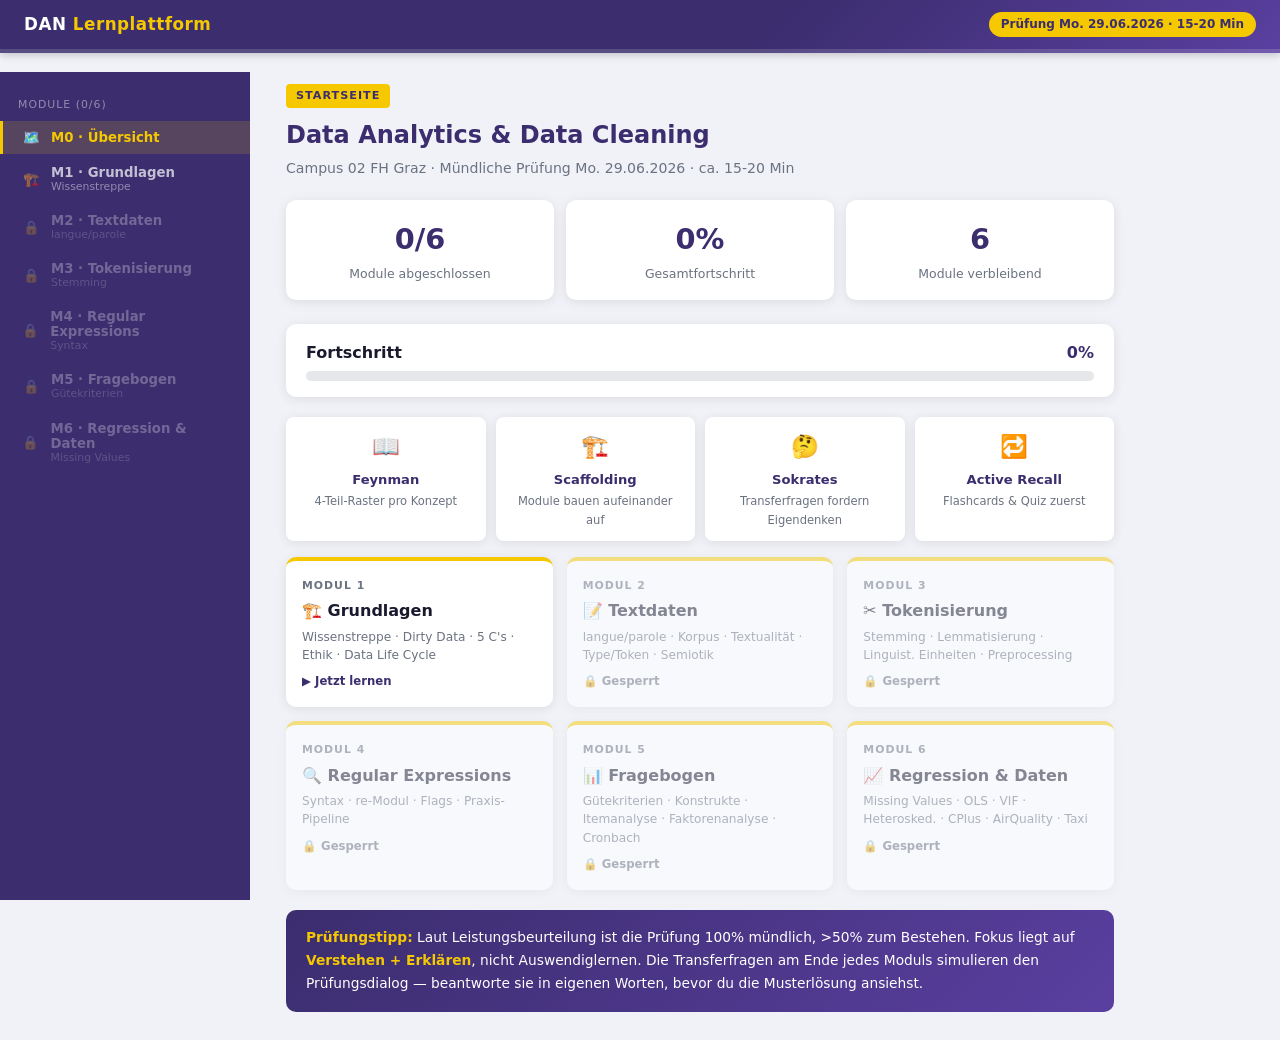
<file: dan-lernplattform/index.html>
<!DOCTYPE html>
<html lang="de">
<head>
<meta charset="UTF-8">
<meta name="viewport" content="width=device-width, initial-scale=1.0">
<title>DAN Lernplattform — Prüfung 29.06.2026</title>
<link rel="stylesheet" href="style.css">
<style>
  .overview-stats { display:grid; grid-template-columns:repeat(3,1fr); gap:12px; margin-bottom:24px; }
  .stat-card { background:#fff; border-radius:10px; padding:16px; box-shadow:var(--shadow); text-align:center; }
  .stat-num { font-size:1.8rem; font-weight:700; color:var(--purple); }
  .stat-label { font-size:.78rem; color:var(--muted); margin-top:2px; }
  .method-strip { display:grid; grid-template-columns:repeat(4,1fr); gap:10px; margin:16px 0; }
  .ms-card { background:#fff; border-radius:8px; padding:12px; box-shadow:var(--shadow); text-align:center; }
  .ms-icon { font-size:1.4rem; }
  .ms-name { font-weight:700; font-size:.82rem; margin:4px 0 2px; color:var(--purple); }
  .ms-desc { font-size:.72rem; color:var(--muted); }
  .tip-box { background:linear-gradient(135deg,var(--purple),var(--purple2)); color:#fff; border-radius:10px; padding:16px 20px; margin-top:16px; font-size:.86rem; line-height:1.7; }
  .tip-box strong { color:var(--yellow); }
</style>
</head>
<body>

<header class="site-header">
  <div class="header-inner">
    <div class="logo">DAN <span>Lernplattform</span></div>
    <div class="exam-badge">Prüfung Mo. 29.06.2026 · 15-20 Min</div>
  </div>
  <div class="progress-wrap">
    <div class="progress-fill" id="progressFill" style="width:0%"></div>
  </div>
</header>

<div class="app-shell">
  <aside class="sidebar" id="sidebar"></aside>
  <main class="main-content" id="mainFrame">
    <!-- Content injected by JS -->
  </main>
</div>

<script>
// ══════════════════════════════════════════
// GLOBAL STATE
// ══════════════════════════════════════════
const MODULES = [
  { id:0, title:'Übersicht', icon:'🗺️', file:null, topics:'' },
  { id:1, title:'Grundlagen', icon:'🏗️', file:'m1.html', topics:'Wissenstreppe · Dirty Data · 5 C\'s · Ethik · Data Life Cycle' },
  { id:2, title:'Textdaten', icon:'📝', file:'m2.html', topics:'langue/parole · Korpus · Textualität · Type/Token · Semiotik' },
  { id:3, title:'Tokenisierung', icon:'✂️', file:'m3.html', topics:'Stemming · Lemmatisierung · Linguist. Einheiten · Preprocessing' },
  { id:4, title:'Regular Expressions', icon:'🔍', file:'m4.html', topics:'Syntax · re-Modul · Flags · Praxis-Pipeline' },
  { id:5, title:'Fragebogen', icon:'📊', file:'m5.html', topics:'Gütekriterien · Konstrukte · Itemanalyse · Faktorenanalyse · Cronbach' },
  { id:6, title:'Regression & Daten', icon:'📈', file:'m6.html', topics:'Missing Values · OLS · VIF · Heterosked. · CPlus · AirQuality · Taxi' },
];

const state = {
  current: 0,
  unlocked: new Set([0,1]),
  completed: new Set(),
};

function saveState() {
  localStorage.setItem('dan2_state', JSON.stringify({
    current: state.current,
    unlocked: [...state.unlocked],
    completed: [...state.completed],
  }));
}
function loadState() {
  try {
    const s = JSON.parse(localStorage.getItem('dan2_state') || '{}');
    if (s.unlocked) state.unlocked = new Set(s.unlocked);
    if (s.completed) state.completed = new Set(s.completed);
    if (s.current !== undefined) state.current = s.current;
  } catch(e) {}
}

// ══════════════════════════════════════════
// SIDEBAR
// ══════════════════════════════════════════
function renderSidebar() {
  const el = document.getElementById('sidebar');
  const done = state.completed.size;
  const total = MODULES.filter(m=>m.id>0).length;
  el.innerHTML = `
    <div class="sidebar-label">Module (${done}/${total})</div>
    ${MODULES.map(m => {
      const locked = m.id > 0 && !state.unlocked.has(m.id);
      const done_ = state.completed.has(m.id);
      const active = state.current === m.id;
      return `<button class="nav-btn ${active?'active':''} ${locked?'locked':''} ${done_?'done':''}"
        onclick="navigate(${m.id})" ${locked?'disabled':''}>
        <span class="nav-icon">${done_?'✅':locked?'🔒':m.icon}</span>
        <div>
          <div style="font-weight:600">M${m.id} · ${m.title}</div>
          <div class="nav-sub">${m.topics.split('·')[0].trim()}</div>
        </div>
      </button>`;
    }).join('')}`;
}

function updateProgress() {
  const pct = (state.completed.size / (MODULES.length-1)) * 100;
  document.getElementById('progressFill').style.width = pct + '%';
}

// ══════════════════════════════════════════
// NAVIGATION
// ══════════════════════════════════════════
function navigate(id) {
  if (id > 0 && !state.unlocked.has(id)) return;
  state.current = id;
  saveState();
  renderSidebar();
  loadModuleContent(id);
}

function loadModuleContent(id) {
  const frame = document.getElementById('mainFrame');
  if (id === 0) { renderOverview(); return; }
  const mod = MODULES.find(m => m.id === id);
  if (!mod || !mod.file) return;
  frame.innerHTML = '<div style="padding:40px;text-align:center;color:var(--muted)">Lade...</div>';
  fetch(mod.file)
    .then(r => r.text())
    .then(html => {
      frame.innerHTML = html;
      // run inline scripts in loaded content
      frame.querySelectorAll('script').forEach(s => {
        const ns = document.createElement('script');
        ns.textContent = s.textContent;
        document.body.appendChild(ns);
      });
      updateProgress();
    })
    .catch(() => {
      frame.innerHTML = '<div class="warn" style="margin:20px">Datei nicht gefunden.</div>';
    });
}

// ══════════════════════════════════════════
// OVERVIEW PAGE
// ══════════════════════════════════════════
function renderOverview() {
  const frame = document.getElementById('mainFrame');
  const done = state.completed.size;
  const total = MODULES.filter(m=>m.id>0).length;
  const pct = Math.round((done/total)*100);

  frame.innerHTML = `
    <div class="mod-tag">Startseite</div>
    <div class="mod-title">Data Analytics & Data Cleaning</div>
    <div class="mod-sub">Campus 02 FH Graz · Mündliche Prüfung Mo. 29.06.2026 · ca. 15-20 Min</div>

    <div class="overview-stats">
      <div class="stat-card">
        <div class="stat-num">${done}/${total}</div>
        <div class="stat-label">Module abgeschlossen</div>
      </div>
      <div class="stat-card">
        <div class="stat-num">${pct}%</div>
        <div class="stat-label">Gesamtfortschritt</div>
      </div>
      <div class="stat-card">
        <div class="stat-num">${Math.max(0, total - done)}</div>
        <div class="stat-label">Module verbleibend</div>
      </div>
    </div>

    <div style="background:#fff;border-radius:10px;padding:16px 20px;box-shadow:var(--shadow);margin-bottom:20px">
      <div style="display:flex;justify-content:space-between;margin-bottom:6px">
        <strong>Fortschritt</strong>
        <span style="color:var(--purple);font-weight:700">${pct}%</span>
      </div>
      <div style="background:#e5e7eb;border-radius:8px;height:10px">
        <div style="background:var(--yellow);border-radius:8px;height:10px;width:${pct}%;transition:width .4s"></div>
      </div>
    </div>

    <div class="method-strip">
      ${[['📖','Feynman','4-Teil-Raster pro Konzept'],['🏗️','Scaffolding','Module bauen aufeinander auf'],['🤔','Sokrates','Transferfragen fordern Eigendenken'],['🔁','Active Recall','Flashcards & Quiz zuerst']].map(([i,n,d])=>`
        <div class="ms-card"><div class="ms-icon">${i}</div><div class="ms-name">${n}</div><div class="ms-desc">${d}</div></div>`).join('')}
    </div>

    <div class="ov-grid">
      ${MODULES.filter(m=>m.id>0).map(m => {
        const locked = !state.unlocked.has(m.id);
        const done_ = state.completed.has(m.id);
        return `<div class="ov-card ${locked?'locked-card':''}" onclick="${locked?'':('navigate('+m.id+')')}">
          <div class="ov-num">Modul ${m.id}</div>
          <div class="ov-name">${m.icon} ${m.title}</div>
          <div class="ov-topics">${m.topics}</div>
          <div class="ov-status ${done_?'s-done':locked?'s-locked':'s-open'}">
            ${done_?'✅ Abgeschlossen':locked?'🔒 Gesperrt':'▶ Jetzt lernen'}
          </div>
        </div>`;
      }).join('')}
    </div>

    <div class="tip-box" style="margin-top:20px">
      <strong>Prüfungstipp:</strong> Laut Leistungsbeurteilung ist die Prüfung 100% mündlich, >50% zum Bestehen.
      Fokus liegt auf <strong>Verstehen + Erklären</strong>, nicht Auswendiglernen. Die Transferfragen am Ende jedes
      Moduls simulieren den Prüfungsdialog — beantworte sie in eigenen Worten, bevor du die Musterlösung ansiehst.
    </div>`;
}

// ══════════════════════════════════════════
// GLOBAL HELPERS (called from module files)
// ══════════════════════════════════════════
window.DAN = {
  completeModule(id) {
    state.completed.add(id);
    const next = id + 1;
    if (MODULES.find(m => m.id === next)) state.unlocked.add(next);
    saveState();
    updateProgress();
    renderSidebar();
    // refresh the done-badge in current view
    const badge = document.getElementById('doneBadge_' + id);
    if (badge) badge.innerHTML = '<span class="done-badge">✅ Modul abgeschlossen!</span>';
    const unlockBtn = document.getElementById('unlockBtn_' + id);
    if (unlockBtn) unlockBtn.style.display = 'none';
  },
  isDone(id) { return state.completed.has(id); },
  navigate,
};

// ══════════════════════════════════════════
// INIT
// ══════════════════════════════════════════
loadState();
renderSidebar();
updateProgress();
loadModuleContent(state.current);
</script>
</body>
</html>
</file>
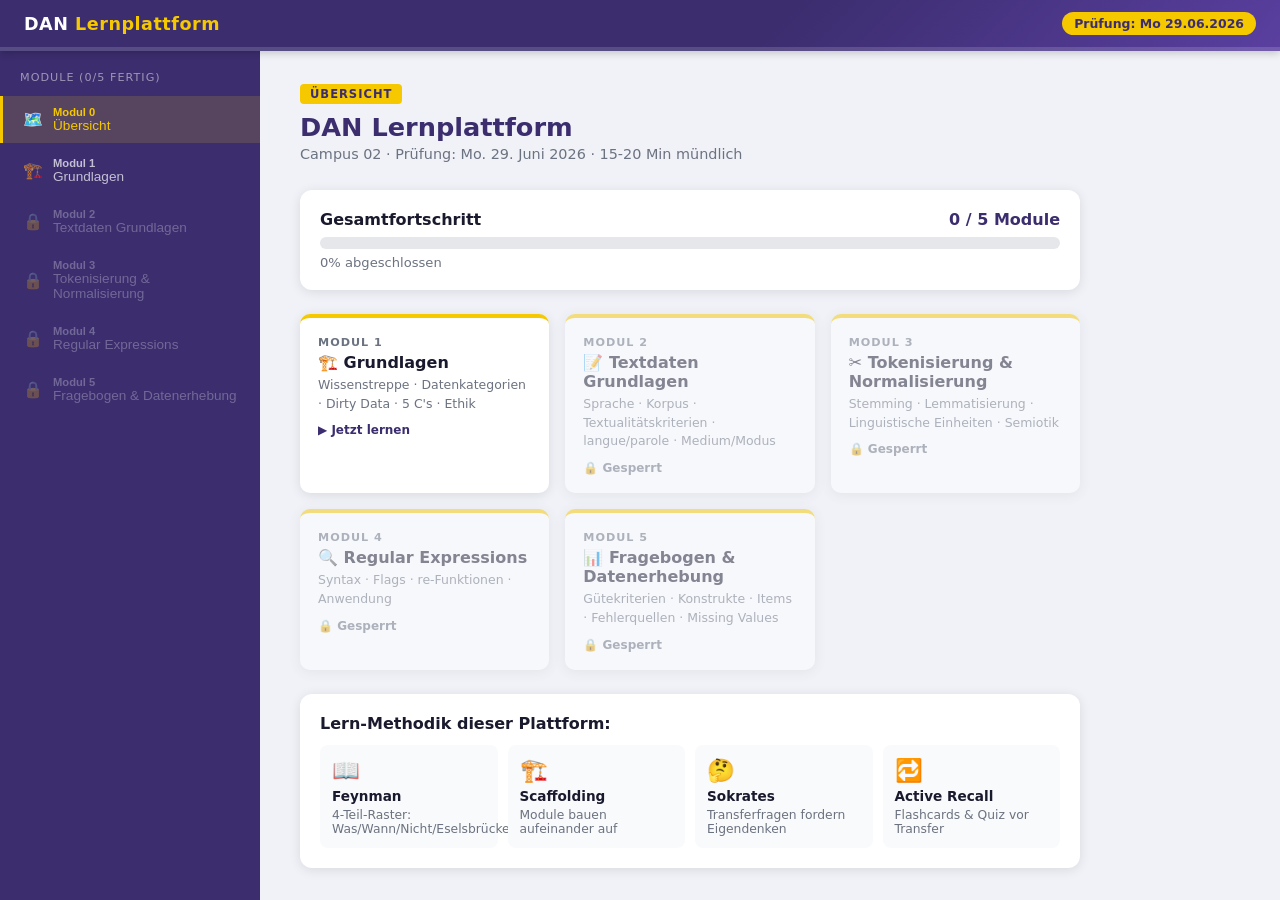
<file: lernplattform.html>
<!DOCTYPE html>
<html lang="de">
<head>
<meta charset="UTF-8">
<meta name="viewport" content="width=device-width, initial-scale=1.0">
<title>DAN Lernplattform — Prüfung 29.06.2026</title>
<style>
  :root {
    --yellow: #F5C800;
    --purple: #3B2D6E;
    --dark: #1a1a2e;
    --card: #ffffff;
    --bg: #f0f2f8;
    --text: #1a1a2e;
    --muted: #6b7280;
    --green: #16a34a;
    --red: #dc2626;
    --border: #e5e7eb;
    --shadow: 0 2px 12px rgba(0,0,0,0.10);
  }
  * { box-sizing: border-box; margin: 0; padding: 0; }
  body { font-family: 'Segoe UI', system-ui, sans-serif; background: var(--bg); color: var(--text); min-height: 100vh; }

  /* HEADER */
  header {
    background: linear-gradient(135deg, var(--purple) 60%, #5a3fa0 100%);
    color: white; padding: 0;
    box-shadow: 0 2px 8px rgba(0,0,0,0.2);
    position: sticky; top: 0; z-index: 100;
  }
  .header-inner { display: flex; align-items: center; justify-content: space-between; padding: 12px 24px; }
  .logo { font-size: 1.1rem; font-weight: 700; letter-spacing: 0.5px; }
  .logo span { color: var(--yellow); }
  .exam-badge { background: var(--yellow); color: var(--purple); font-weight: 700; font-size: 0.78rem; padding: 4px 12px; border-radius: 20px; }

  /* PROGRESS BAR */
  .progress-bar-wrap { background: rgba(255,255,255,0.15); height: 4px; }
  .progress-bar-fill { background: var(--yellow); height: 4px; transition: width 0.4s ease; }

  /* LAYOUT */
  .app { display: flex; min-height: calc(100vh - 80px); }

  /* SIDEBAR */
  .sidebar {
    width: 260px; min-width: 260px; background: var(--purple);
    padding: 20px 0; display: flex; flex-direction: column; gap: 4px;
    overflow-y: auto;
  }
  .sidebar-title { color: rgba(255,255,255,0.5); font-size: 0.7rem; text-transform: uppercase; letter-spacing: 1px; padding: 0 20px 8px; }
  .mod-btn {
    display: flex; align-items: center; gap: 10px;
    padding: 10px 20px; cursor: pointer; border: none; background: none;
    color: rgba(255,255,255,0.7); text-align: left; width: 100%;
    font-size: 0.85rem; transition: all 0.2s; border-left: 3px solid transparent;
  }
  .mod-btn:hover { background: rgba(255,255,255,0.08); color: white; }
  .mod-btn.active { background: rgba(245,200,0,0.15); color: var(--yellow); border-left-color: var(--yellow); }
  .mod-btn.locked { opacity: 0.4; cursor: not-allowed; }
  .mod-btn.done { color: rgba(255,255,255,0.9); }
  .mod-icon { font-size: 1rem; width: 20px; text-align: center; }
  .mod-num { font-size: 0.7rem; font-weight: 700; }

  /* MAIN */
  .main { flex: 1; overflow-y: auto; padding: 32px 40px; max-width: 860px; }

  /* MODULE HEADER */
  .mod-header { margin-bottom: 28px; }
  .mod-tag { display: inline-block; background: var(--yellow); color: var(--purple); font-weight: 700; font-size: 0.72rem; text-transform: uppercase; letter-spacing: 1px; padding: 3px 10px; border-radius: 4px; margin-bottom: 8px; }
  .mod-title { font-size: 1.6rem; font-weight: 700; color: var(--purple); }
  .mod-subtitle { color: var(--muted); margin-top: 4px; font-size: 0.9rem; }

  /* CONCEPT CARD */
  .concept { background: white; border-radius: 12px; box-shadow: var(--shadow); margin-bottom: 20px; overflow: hidden; }
  .concept-header {
    display: flex; align-items: center; justify-content: space-between;
    padding: 16px 20px; cursor: pointer; user-select: none;
    border-left: 4px solid var(--yellow);
  }
  .concept-header:hover { background: #fafafa; }
  .concept-title { font-weight: 700; font-size: 1rem; }
  .concept-toggle { color: var(--muted); font-size: 1.1rem; transition: transform 0.2s; }
  .concept.open .concept-toggle { transform: rotate(180deg); }
  .concept-body { display: none; padding: 0 20px 20px; }
  .concept.open .concept-body { display: block; }

  /* RASTER */
  .raster { display: grid; grid-template-columns: 1fr 1fr; gap: 12px; margin-top: 16px; }
  .raster-item { border-radius: 8px; padding: 14px; }
  .raster-item.was { background: #eff6ff; border: 1px solid #bfdbfe; }
  .raster-item.wann { background: #f0fdf4; border: 1px solid #bbf7d0; }
  .raster-item.nicht { background: #fff7ed; border: 1px solid #fed7aa; }
  .raster-item.esel { background: #fdf4ff; border: 1px solid #e9d5ff; }
  .raster-label { font-size: 0.68rem; font-weight: 700; text-transform: uppercase; letter-spacing: 0.8px; margin-bottom: 6px; }
  .raster-item.was .raster-label { color: #1d4ed8; }
  .raster-item.wann .raster-label { color: #15803d; }
  .raster-item.nicht .raster-label { color: #c2410c; }
  .raster-item.esel .raster-label { color: #7e22ce; }
  .raster-content { font-size: 0.87rem; line-height: 1.6; }

  /* TABLE */
  table { width: 100%; border-collapse: collapse; margin: 12px 0; font-size: 0.85rem; }
  th { background: var(--purple); color: white; padding: 8px 12px; text-align: left; }
  td { padding: 8px 12px; border-bottom: 1px solid var(--border); }
  tr:nth-child(even) td { background: #f9fafb; }

  /* TRANSFER SECTION */
  .transfer-section {
    background: linear-gradient(135deg, var(--purple) 0%, #5a3fa0 100%);
    border-radius: 12px; padding: 24px; margin-top: 32px; color: white;
  }
  .transfer-label { font-size: 0.7rem; font-weight: 700; text-transform: uppercase; letter-spacing: 1px; color: var(--yellow); margin-bottom: 8px; }
  .transfer-q { font-size: 1rem; line-height: 1.6; margin-bottom: 16px; }
  .transfer-area { width: 100%; border: 2px solid rgba(255,255,255,0.2); border-radius: 8px; background: rgba(255,255,255,0.08); color: white; padding: 12px; font-size: 0.9rem; font-family: inherit; resize: vertical; min-height: 120px; }
  .transfer-area::placeholder { color: rgba(255,255,255,0.4); }
  .transfer-area:focus { outline: none; border-color: var(--yellow); }
  .transfer-actions { display: flex; gap: 10px; margin-top: 12px; flex-wrap: wrap; }
  .btn { padding: 10px 20px; border: none; border-radius: 8px; font-weight: 700; font-size: 0.85rem; cursor: pointer; transition: all 0.2s; }
  .btn-primary { background: var(--yellow); color: var(--purple); }
  .btn-primary:hover { background: #e6b800; }
  .btn-secondary { background: rgba(255,255,255,0.15); color: white; }
  .btn-secondary:hover { background: rgba(255,255,255,0.25); }
  .btn-unlock { background: var(--green); color: white; }
  .btn-unlock:hover { background: #15803d; }

  /* FEEDBACK BOX */
  .feedback-box { margin-top: 16px; border-radius: 8px; padding: 14px; display: none; font-size: 0.87rem; line-height: 1.6; }
  .feedback-box.show { display: block; }
  .feedback-box.model { background: rgba(255,255,255,0.12); border: 1px solid rgba(255,255,255,0.2); }
  .feedback-label { font-weight: 700; color: var(--yellow); margin-bottom: 6px; }

  /* FLASHCARD MODE */
  .fc-grid { display: grid; grid-template-columns: repeat(auto-fill, minmax(200px, 1fr)); gap: 14px; margin-top: 20px; }
  .fc { perspective: 600px; height: 140px; cursor: pointer; }
  .fc-inner { position: relative; width: 100%; height: 100%; transform-style: preserve-3d; transition: transform 0.5s; }
  .fc.flipped .fc-inner { transform: rotateY(180deg); }
  .fc-front, .fc-back { position: absolute; width: 100%; height: 100%; backface-visibility: hidden; border-radius: 10px; display: flex; align-items: center; justify-content: center; padding: 14px; text-align: center; }
  .fc-front { background: var(--purple); color: white; font-weight: 700; font-size: 0.9rem; }
  .fc-back { background: var(--yellow); color: var(--purple); font-weight: 600; font-size: 0.82rem; transform: rotateY(180deg); }

  /* QUIZ MODE */
  .quiz-q { font-size: 1rem; font-weight: 700; margin-bottom: 14px; }
  .quiz-opts { display: flex; flex-direction: column; gap: 8px; }
  .quiz-opt {
    padding: 12px 16px; border-radius: 8px; border: 2px solid var(--border);
    cursor: pointer; font-size: 0.88rem; transition: all 0.2s; background: white;
    text-align: left;
  }
  .quiz-opt:hover { border-color: var(--purple); background: #f5f3ff; }
  .quiz-opt.correct { border-color: var(--green); background: #f0fdf4; color: var(--green); }
  .quiz-opt.wrong { border-color: var(--red); background: #fef2f2; color: var(--red); }
  .quiz-result { margin-top: 12px; font-size: 0.85rem; font-weight: 600; display: none; }
  .quiz-result.show { display: block; }
  .quiz-result.ok { color: var(--green); }
  .quiz-result.bad { color: var(--red); }
  .quiz-nav { display: flex; gap: 8px; margin-top: 14px; }

  /* MODE TABS */
  .mode-tabs { display: flex; gap: 8px; margin-bottom: 24px; flex-wrap: wrap; }
  .mode-tab { padding: 7px 16px; border-radius: 20px; border: 2px solid var(--border); background: white; font-size: 0.82rem; font-weight: 600; cursor: pointer; transition: all 0.2s; }
  .mode-tab.active { border-color: var(--purple); background: var(--purple); color: white; }

  /* OVERVIEW */
  .overview-grid { display: grid; grid-template-columns: repeat(auto-fill, minmax(220px, 1fr)); gap: 16px; }
  .ov-card { background: white; border-radius: 10px; padding: 18px; box-shadow: var(--shadow); cursor: pointer; transition: transform 0.15s; border-top: 4px solid var(--yellow); }
  .ov-card:hover { transform: translateY(-2px); }
  .ov-card.locked-card { opacity: 0.5; cursor: not-allowed; }
  .ov-num { font-size: 0.7rem; font-weight: 700; color: var(--muted); text-transform: uppercase; letter-spacing: 1px; }
  .ov-name { font-weight: 700; margin: 4px 0; }
  .ov-topics { font-size: 0.78rem; color: var(--muted); line-height: 1.5; }
  .ov-status { margin-top: 10px; font-size: 0.75rem; font-weight: 700; }
  .ov-status.done { color: var(--green); }
  .ov-status.open { color: var(--purple); }
  .ov-status.locked { color: var(--muted); }

  /* UTIL */
  .highlight { background: rgba(245,200,0,0.2); border-radius: 3px; padding: 0 3px; }
  .tag { display: inline-block; background: #eff6ff; color: #1d4ed8; border-radius: 4px; padding: 2px 8px; font-size: 0.75rem; font-weight: 600; margin: 2px; }
  .divider { border: none; border-top: 1px solid var(--border); margin: 16px 0; }
  .info-box { background: #eff6ff; border: 1px solid #bfdbfe; border-radius: 8px; padding: 12px 16px; margin: 12px 0; font-size: 0.85rem; line-height: 1.6; }
  .warn-box { background: #fff7ed; border: 1px solid #fed7aa; border-radius: 8px; padding: 12px 16px; margin: 12px 0; font-size: 0.85rem; line-height: 1.6; }
  .fc-hint { font-size: 0.75rem; color: var(--muted); text-align: center; margin-top: 8px; }
  strong { font-weight: 700; }
  ul { padding-left: 18px; }
  li { margin-bottom: 4px; }
  p { margin-bottom: 8px; }

  @media (max-width: 700px) {
    .sidebar { display: none; }
    .main { padding: 20px 16px; }
    .raster { grid-template-columns: 1fr; }
  }
</style>
</head>
<body>

<header>
  <div class="header-inner">
    <div class="logo">DAN <span>Lernplattform</span></div>
    <div class="exam-badge">Prüfung: Mo 29.06.2026</div>
  </div>
  <div class="progress-bar-wrap">
    <div class="progress-bar-fill" id="progressBar" style="width:0%"></div>
  </div>
</header>

<div class="app">
  <aside class="sidebar" id="sidebar"></aside>
  <main class="main" id="mainContent"></main>
</div>

<script>
// ═══════════════════════════════════════════════════════════
// DATA
// ═══════════════════════════════════════════════════════════

const MODULES = [
  {
    id: 0,
    title: "Übersicht",
    icon: "🗺️",
    type: "overview"
  },
  {
    id: 1,
    title: "Grundlagen",
    icon: "🏗️",
    subtitle: "Wissenstreppe · Datenkategorien · Dirty Data · 5 C's · Ethik",
    concepts: [
      {
        title: "Wissenstreppe nach North",
        items: {
          was: `<strong>Wissenstreppe</strong> = stufenweises Modell, wie aus Rohdaten Handlungskompetenz wird.<br><br>
          <table><tr><th>Stufe</th><th>Zuwachs durch</th></tr>
          <tr><td>Symbole</td><td>—</td></tr>
          <tr><td>Daten</td><td>+ Syntax (Struktur)</td></tr>
          <tr><td>Information</td><td>+ Bedeutung/Kontext</td></tr>
          <tr><td>Wissen</td><td>+ Vernetzung</td></tr>
          <tr><td>Handeln</td><td>+ Motivation/Anwendung</td></tr>
          <tr><td>Kompetenz</td><td>+ Erfahrung</td></tr>
          <tr><td>Expertise</td><td>+ Jahre/Tiefe</td></tr>
          </table>`,
          wann: `Immer wenn erklärt werden soll, WARUM Datenbereinigung wichtig ist. Rohdaten ≠ Wissen. Ohne saubere Daten blockiert man den Aufstieg auf der Treppe bereits auf der untersten Stufe.`,
          nicht: `Nicht anwenden auf qualitative Forschung ohne Kontextualisierung. Die Treppe ist kein technisches, sondern ein konzeptuelles Modell — nicht auf Code-Ebene direkt abbildbar.`,
          esel: `<strong>"Sei Daten-Info-Wis-Han-Kom-Ex"</strong> — Symbole, Daten, Information, Wissen, Handeln, Kompetenz, Expertise. Stell dir eine Treppe vor, du trägst einen Datensack und wirst bei jeder Stufe klüger.`
        }
      },
      {
        title: "Skalenniveaus (4 Stufen)",
        items: {
          was: `Skalenniveaus beschreiben, WAS mathematisch mit Variablen erlaubt ist:<br><br>
          <table><tr><th>Skala</th><th>Eigenschaft</th><th>Beispiel</th><th>Erlaubt</th></tr>
          <tr><td><strong>Nominal</strong></td><td>nur Kategorien</td><td>Geschlecht, Farbe</td><td>=, ≠</td></tr>
          <tr><td><strong>Ordinal</strong></td><td>+ Reihenfolge</td><td>Schulnoten, Likert</td><td>&lt;, &gt;</td></tr>
          <tr><td><strong>Intervall</strong></td><td>+ gleiche Abstände</td><td>Temperatur °C</td><td>+, −</td></tr>
          <tr><td><strong>Verhältnis</strong></td><td>+ echter Nullpunkt</td><td>Gewicht, Alter</td><td>×, ÷</td></tr>
          </table>`,
          wann: `Vor jeder Analyse: bestimmt, welche Statistik erlaubt ist (Mittelwert nur ab Intervall!), welche Imputationsmethode passt, welche Visualisierung sinnvoll ist.`,
          nicht: `Nicht Mittelwert bei Nominaldaten bilden ("Durchschnittsgeschlecht" sinnlos). Nicht Ordinalabstände als gleich annehmen (Note 1→2 ≠ 2→3 unbedingt).`,
          esel: `<strong>N-O-I-V: "Nicht Ohne Ihre Vagheit"</strong> — Nominal, Ordinal, Intervall, Verhältnis. Jede Stufe darf alles der vorigen PLUS eine Sache mehr.`
        }
      },
      {
        title: "8 Typen Dirty Data",
        items: {
          was: `Dirty Data = Daten mit Qualitätsproblemen, die Analysen verfälschen.<br><br>
          <table><tr><th>Typ</th><th>Problem</th><th>Beispiel</th></tr>
          <tr><td><strong>Duplicate</strong></td><td>doppelte Einträge</td><td>Kunde 2× angelegt</td></tr>
          <tr><td><strong>Incorrect</strong></td><td>falsche Werte/Tippfehler</td><td>Geburtsjahr 1899</td></tr>
          <tr><td><strong>Inconsistent</strong></td><td>verschiedene Formate</td><td>DD.MM.YYYY vs YYYY-MM-DD</td></tr>
          <tr><td><strong>Incomplete</strong></td><td>fehlende Felder</td><td>E-Mail leer</td></tr>
          <tr><td><strong>Inaccurate</strong></td><td>unklare Präzision</td><td>"ca. 100 km"</td></tr>
          <tr><td><strong>Outdated</strong></td><td>veraltete Daten</td><td>alte Adresse</td></tr>
          <tr><td><strong>Insecure</strong></td><td>fehlendes Zugriffsmanagement</td><td>Passwort im Klartext</td></tr>
          <tr><td><strong>Hoarded</strong></td><td>sinnlos gesammelt</td><td>Daten ohne Verwendungszweck</td></tr>
          </table>`,
          wann: `Bei Datenprüfung vor jeder Analyse. Auch bei Prüfungsfragen zu "Was kann mit Daten schiefgehen?"`,
          nicht: `Nicht als erschöpfende Liste sehen — in der Praxis überlappen sich Typen (ein veralteter Wert ist oft auch inaccurate).`,
          esel: `<strong>DI-CO-IN-IN-IN-OU-IN-HO</strong> = <strong>"Dirty Cows Invent Incredible Inaccurate Outdated Insecure Hoards"</strong>`
        }
      },
      {
        title: "5 C's of Data Quality",
        items: {
          was: `Framework zur Bewertung von Datenqualität:<br><br>
          <table><tr><th>C</th><th>Bedeutung</th><th>Verletzt wenn...</th></tr>
          <tr><td><strong>Clean</strong></td><td>keine fehlenden/falschen Werte</td><td>Tippfehler, NaN</td></tr>
          <tr><td><strong>Consistent</strong></td><td>gleiche Bedeutung überall</td><td>unterschiedl. Formate</td></tr>
          <tr><td><strong>Conformed</strong></td><td>klare Einheiten & Grenzen</td><td>km vs. Meilen</td></tr>
          <tr><td><strong>Current</strong></td><td>zeitgemäß</td><td>veraltete Adressen</td></tr>
          <tr><td><strong>Complete</strong></td><td>Breite & Tiefe vorhanden</td><td>fehlende Spalten</td></tr>
          </table>`,
          wann: `Als Checkliste nach der Datenerhebung, beim Reporting über Datenqualität, in der Prüfung zur Bewertung von Datensätzen.`,
          nicht: `Nicht mit den 5 C's der Ethik verwechseln! (andere Domäne, gleiche Anzahl Cs)`,
          esel: `<strong>Pizza-Test:</strong> Gute Pizza muss SAUBER (Clean) sein, überall GLEICH (Consistent) schmecken, in GENORMTER Größe (Conformed) kommen, FRISCH (Current) sein und VOLLSTÄNDIG (Complete) belegt sein.`
        }
      },
      {
        title: "Ethische Datennutzung (5 C's Ethik)",
        items: {
          was: `5 ethische Prinzipien für Datennutzung:<br><br>
          <ul>
          <li><strong>Consent</strong> — Einwilligung der Betroffenen</li>
          <li><strong>Clarity</strong> — klare Kommunikation über Datennutzung</li>
          <li><strong>Consistency</strong> — konsistente Anwendung der Regeln</li>
          <li><strong>Control & Transparency</strong> — Betroffene haben Kontrolle</li>
          <li><strong>Consequences & Harm</strong> — Schaden aktiv vermeiden</li>
          </ul>`,
          wann: `Bei jedem Datenprojekt mit personenbezogenen Daten. DSGVO-Konformität, Forschungsethik, KI-Anwendungen.`,
          nicht: `Nicht nur als rechtliches Thema sehen — auch bei öffentlichen Daten gelten ethische Überlegungen (Aggregierungsrisiko, Re-Identifikation).`,
          esel: `<strong>Consent Clarity Consistency Control Consequences</strong> — "Kann ich das mit den Daten machen, ohne jemandem zu schaden?" → 5 C-Probe.`
        }
      },
      {
        title: "Data Life Cycle (Mahanti 2019)",
        items: {
          was: `Lebenszyklus von Daten in 6 Phasen:<br><br>
          <strong>Creation → Processing → Storage → Access → Archive → Purge</strong><br><br>
          Jede Phase kann Qualitätsprobleme einführen!`,
          wann: `Wenn erklärt werden soll, WANN Dirty Data entsteht und WO im Prozess bereinigt werden muss.`,
          nicht: `Nicht als starres Modell sehen — in der Praxis iterieren Phasen, Daten können reaktiviert werden.`,
          esel: `<strong>Crazy Parrots Sleep And Party</strong> = Creation, Processing, Storage, Access, (Archive), Purge. Oder: Daten werden geboren, verarbeitet, schlafen, jemand greift zu, schlafen weiter, sterben.`
        }
      }
    ],
    flashcards: [
      { q: "Was ist der Unterschied zwischen Daten und Information?", a: "Daten = Symbole + Syntax (keine Bedeutung). Information = Daten + Kontext/Bedeutung." },
      { q: "Nenne die 8 Typen Dirty Data.", a: "Duplicate, Incorrect, Inconsistent, Incomplete, Inaccurate, Outdated, Insecure, Hoarded" },
      { q: "Was bedeutet 'Conformed' bei den 5 C's?", a: "Klare, einheitliche Einheiten und Grenzen — z.B. alle Distanzen in km, nicht km und Meilen gemischt." },
      { q: "Welches Skalenniveau erlaubt Division?", a: "Verhältnisskala — hat echten Nullpunkt (z.B. Gewicht: 60 kg ist doppelt so schwer wie 30 kg)." },
      { q: "Was ist der Unterschied zwischen Intervall- und Verhältnisskala?", a: "Intervall: kein echter Nullpunkt (0°C = nicht 'keine Wärme'). Verhältnis: echter Nullpunkt (0 kg = kein Gewicht)." },
      { q: "Was bedeutet MNAR bei Missing Values?", a: "Missing Not At Random — der Grund fürs Fehlen hängt vom Wert selbst ab (z.B. Einkommensfrage: Reiche antworten nicht)." },
      { q: "Welche Phase kommt nach 'Processing' im Data Life Cycle?", a: "Storage" },
      { q: "'Hoarded Data' — was ist das Problem?", a: "Daten werden gesammelt ohne klaren Verwendungszweck ('just in case'). Erhöht Speicher, Compliance-Risiko, und Rauschen in Analysen." }
    ],
    quiz: [
      { q: "Eine Kundendatenbank enthält Geburtsdaten als '01.01.1990' und '1990-01-01'. Welcher Dirty-Data-Typ liegt vor?", opts: ["Incorrect", "Inconsistent", "Duplicate", "Outdated"], correct: 1 },
      { q: "Temperatur in °C ist welches Skalenniveau?", opts: ["Nominal", "Ordinal", "Intervall", "Verhältnis"], correct: 2 },
      { q: "Welches der 5 C's (Qualität) bezieht sich darauf, dass Daten zeitgemäß sein müssen?", opts: ["Clean", "Consistent", "Current", "Complete"], correct: 2 },
      { q: "Auf welcher Stufe der Wissenstreppe entsteht Wissen?", opts: ["Durch Hinzufügen von Syntax", "Durch Vernetzung von Information", "Durch Motivation zum Handeln", "Durch jahrelange Erfahrung"], correct: 1 },
      { q: "Was ist das ethische C für 'Einwilligung der Betroffenen'?", opts: ["Clarity", "Consistency", "Consent", "Control"], correct: 2 }
    ],
    transfer: {
      q: `Du bist Data Analyst bei einem E-Commerce-Unternehmen. Dein Datensatz enthält Kundendaten aus 5 Systemen, zusammengeführt über 3 Jahre. Du findest: manche Kunden sind dreifach angelegt, Geburtsdaten mal als DD.MM.YYYY mal als YYYY-MM-DD, und 12% der E-Mail-Felder sind leer.\n\n▶ Welche Typen von Dirty Data liegen vor?\n▶ Welche der 5 C's sind verletzt?\n▶ Warum solltest du NICHT einfach alle Zeilen mit fehlenden Werten löschen?`,
      model: `<strong>Dirty-Data-Typen:</strong> Duplicate (dreifach angelegt), Inconsistent (Datumsformate), Incomplete (E-Mail leer).<br><br>
      <strong>5 C's verletzt:</strong> Clean (fehlende E-Mails, Duplikate), Consistent (unterschiedl. Datumsformate), Complete (fehlende Felder).<br><br>
      <strong>Warum nicht einfach löschen?</strong> 12% fehlendes E-Mail-Feld bedeutet nicht, dass die ganze Zeile wertlos ist. Alle anderen Felder könnten valid sein. Listwise Deletion → Informationsverlust, mögliche Verzerrung (MNAR: vielleicht fehlen E-Mails systematisch bei einer Kundengruppe). Besser: Imputation oder paarweises Löschen je nach Analyse.`
    }
  },
  {
    id: 2,
    title: "Textdaten Grundlagen",
    icon: "📝",
    subtitle: "Sprache · Korpus · Textualitätskriterien · langue/parole · Medium/Modus",
    concepts: [
      {
        title: "Sprache als Datenobjekt: langue vs. parole",
        items: {
          was: `<strong>de Saussure (1916):</strong> Sprache hat zwei Seiten:<br><br>
          <ul>
          <li><strong>Langue</strong> = abstraktes Sprachsystem, Regeln, Grammatik (das "Regelwerk")</li>
          <li><strong>Parole</strong> = konkreter Sprachgebrauch, einzelne Äußerungen (die "Instanz")</li>
          </ul><br>
          <strong>Chomsky (1965):</strong> analoge Unterscheidung:<br>
          <ul>
          <li><strong>Kompetenz</strong> = angeborenes/erworbenes Sprachvermögen</li>
          <li><strong>Performanz</strong> = tatsächliche Sprachproduktion (mit Fehlern, Unterbrechungen)</li>
          </ul><br>
          <strong>Koch & Oesterreicher:</strong><br>
          <ul>
          <li><strong>Medium</strong> = phonisch (gesprochen) vs. graphisch (geschrieben) → physisch</li>
          <li><strong>Modus</strong> = konzeptionell gesprochen vs. konzeptionell geschrieben → Nähe/Distanz</li>
          </ul>`,
          wann: `Wenn erklärt werden soll, WARUM geschriebene Texte (Korpora) nicht dasselbe sind wie gesprochene Sprache. Relevant für: Korpusdesign, NLP-Modellauswahl, Bewertung von Trainingsdaten.`,
          nicht: `Nicht langue mit "Textkollektionen" verwechseln. Langue ist abstrakt (nicht direkt beobachtbar), parole ist der beobachtbare Text.`,
          esel: `<strong>Langue = Landkarte</strong> (abstrakt, zeigt alle möglichen Wege). <strong>Parole = Reise</strong> (konkrete Instanz, eine von vielen möglichen). Chomsky: <strong>Kompetenz = Können, Performanz = Tun.</strong>`
        }
      },
      {
        title: "Korpus-Hierarchie",
        items: {
          was: `<strong>Hierarchische Struktur von Textkorpora:</strong><br><br>
          <strong>Korpus</strong> → Sammlung von Dokumenten (strukturiert, repräsentativ)<br>
          → <strong>Dokument</strong> → einzelner Text<br>
          → → <strong>Abschnitt</strong> → Paragraph<br>
          → → → <strong>Satz</strong> → grammatikalische Einheit<br>
          → → → → <strong>Wortform</strong> → Oberflächenform<br>
          → → → → → <strong>Token</strong> → kleinstes Verarbeitungselement`,
          wann: `Bei der Planung von NLP-Pipelines: auf welcher Ebene tokenisiert man? Auf welcher Ebene analysiert man? (Satzebene für Sentiment, Dokumentebene für Topic Modeling)`,
          nicht: `Token ≠ Wort! Token können Subwörter, Satzzeichen, Zahlen sein. "können't" = 2 Tokens.`,
          esel: `<strong>Kuchen-Analogie:</strong> Korpus = Bäckerei, Dokument = Kuchen, Abschnitt = Schicht, Satz = Scheibe, Wortform = Krümel, Token = Atom.`
        }
      },
      {
        title: "Type vs. Token",
        items: {
          was: `<strong>Token</strong> = konkrete Instanz eines Wortes im Text<br>
          <strong>Type</strong> = eindeutige Wortform (Vokabular)<br><br>
          Beispiel: "der Mann sah den Mann"<br>
          → 5 Tokens, 4 Types (Mann erscheint 2× → 1 Type)<br><br>
          <strong>Type-Token-Ratio (TTR)</strong> = Types / Tokens → Maß für Vokabularreichtum`,
          wann: `Bei Korpusstatistiken, Vokabularbeschreibung, Bewertung von Sprachmodellen (je höher TTR, desto vielfältiger).`,
          nicht: `TTR nicht über verschiedene Textlängen vergleichen — längere Texte haben zwangsläufig niedrigere TTR (Wörter wiederholen sich).`,
          esel: `<strong>Type = Gattung/Art</strong> (Hund als Konzept), <strong>Token = Individuum</strong> (dieser eine Hund jetzt). Im Text: zähle Tokens = alle Wörter, zähle Types = verschiedene Wörter.`
        }
      },
      {
        title: "7 Textualitätskriterien (Beaugrande/Dressler 1981)",
        items: {
          was: `Was macht einen Text zu einem Text? 7 Kriterien:<br><br>
          <table><tr><th>Kriterium</th><th>Bedeutung</th><th>Beispiel-Verletzung</th></tr>
          <tr><td><strong>Kohäsion</strong></td><td>grammatische Verknüpfung (oberflächlich)</td><td>keine Pronomen-Bezüge</td></tr>
          <tr><td><strong>Kohärenz</strong></td><td>inhaltlicher Zusammenhang (tief)</td><td>zufällig aneinandergereihte Sätze</td></tr>
          <tr><td><strong>Intentionalität</strong></td><td>Absicht des Senders</td><td>—</td></tr>
          <tr><td><strong>Akzeptabilität</strong></td><td>Erwartung des Empfängers</td><td>—</td></tr>
          <tr><td><strong>Informativität</strong></td><td>Neuheitswert</td><td>100% bekannte Info</td></tr>
          <tr><td><strong>Situationalität</strong></td><td>Einbettung in Kommunikationssituation</td><td>—</td></tr>
          <tr><td><strong>Intertextualität</strong></td><td>Bezug auf andere Texte</td><td>—</td></tr>
          </table>`,
          wann: `Wenn erklärt werden soll, warum NLP schwierig ist: Kohärenz erkennen erfordert Weltwissen, das Modelle nicht immer haben.`,
          nicht: `Nicht alle 7 müssen in jedem Text explizit analysiert werden. Kohäsion + Kohärenz sind die prüfungsrelevantesten.`,
          esel: `<strong>K-K-I-A-I-S-I</strong> → "Kein Kleines Idyll Akzeptiert Informationsarmut Situationslos Isoliert" — oder: KoKo (Kohäsion, Kohärenz) sind die wichtigsten!`
        }
      }
    ],
    flashcards: [
      { q: "Was ist der Unterschied zwischen langue und parole?", a: "Langue = abstraktes Sprachsystem/Regelwerk. Parole = konkreter Sprachgebrauch/einzelne Äußerung." },
      { q: "Was unterscheidet Type von Token?", a: "Token = jede einzelne Wortinstanz im Text. Type = eindeutige Wortform. 'der Mann sah den Mann' = 5 Tokens, 4 Types." },
      { q: "Was bedeutet Kohäsion vs. Kohärenz?", a: "Kohäsion = grammatisch-formale Verknüpfung (Pronomen, Konjunktionen). Kohärenz = inhaltlicher Zusammenhang/Sinnhaftigkeit." },
      { q: "Was ist Intertextualität?", a: "Bezug eines Textes auf andere Texte (Zitate, Anspielungen, Gattungskonventionen)." },
      { q: "Koch & Oesterreicher: Was ist der Unterschied zwischen Medium und Modus?", a: "Medium = physische Realisierung (phonisch/graphisch). Modus = konzeptionell (Nähe/Distanz der Sprache), unabhängig vom Medium." },
      { q: "Was ist die Type-Token-Ratio (TTR)?", a: "TTR = Anzahl Types / Anzahl Tokens. Misst Vokabularreichtum. Höher = vielfältiger Text." }
    ],
    quiz: [
      { q: "Welches Textualitätskriterium beschreibt die grammatische Oberflächenverknüpfung?", opts: ["Kohärenz", "Kohäsion", "Intentionalität", "Intertextualität"], correct: 1 },
      { q: "Im Satz 'Die Katze sieht die Katze' — wie viele Tokens und Types gibt es?", opts: ["4 Tokens, 3 Types", "5 Tokens, 4 Types", "4 Tokens, 4 Types", "5 Tokens, 3 Types"], correct: 0 },
      { q: "Was entspricht 'parole' bei Chomsky?", opts: ["Kompetenz", "Performanz", "Langue", "Medium"], correct: 1 },
      { q: "Was ist das kleinste Element in der Korpus-Hierarchie?", opts: ["Wortform", "Satz", "Token", "Morphem"], correct: 2 }
    ],
    transfer: {
      q: `Du analysierst einen Datensatz aus Social-Media-Posts. Dein Kollege sagt: "Wir tokenisieren einfach nach Leerzeichen, das reicht." \n\n▶ Erkläre anhand der Korpus-Hierarchie, was dabei verloren gehen kann.\n▶ Warum ist die Unterscheidung zwischen Kohäsion und Kohärenz für NLP-Modelle relevant?\n▶ Welches Konzept (Type/Token oder langue/parole) beschreibt besser, was ein Vokabular eines Sprachmodells ist?`,
      model: `<strong>Tokenisierung nach Leerzeichen:</strong> verliert Satzzeichen als separate Tokens ("Hallo!" → "Hallo!" statt ["Hallo", "!"]), Hashtags, URLs, Emoticons werden falsch behandelt. Subwort-Informationen gehen verloren. Bei Texten mit Sonderzeichen (Social Media!) besonders problematisch.<br><br>
      <strong>Kohäsion vs. Kohärenz für NLP:</strong> Kohäsion (Pronomen, Konnektoren) ist formell nachvollziehbar → einfacher für Modelle. Kohärenz (inhaltlicher Sinn) braucht Weltwissen → schwieriger. Transformer-Modelle lernen implizit Kohärenz, klassische Modelle scheitern daran oft.<br><br>
      <strong>Vokabular = Types:</strong> Das Vokabular eines Sprachmodells = eindeutige Wortformen (Types), nicht jede Vorkommensinstanz. Kommt aus der langue-Idee: das abstrakte Inventar, nicht die konkreten Instanzen.`
    }
  },
  {
    id: 3,
    title: "Tokenisierung & Normalisierung",
    icon: "✂️",
    subtitle: "Stemming · Lemmatisierung · Linguistische Einheiten · Semiotik",
    concepts: [
      {
        title: "Stemming vs. Lemmatisierung",
        items: {
          was: `Beide reduzieren Wortformen auf eine Grundform — aber unterschiedlich:<br><br>
          <table><tr><th></th><th>Stemming</th><th>Lemmatisierung</th></tr>
          <tr><td><strong>Was?</strong></td><td>Schneidet Endung ab (regelbasiert)</td><td>Gibt Wörterbuch-Grundform zurück</td></tr>
          <tr><td><strong>Output</strong></td><td>oft kein echtes Wort ("spielend" → "spiel")</td><td>echtes Wort ("spielte" → "spielen")</td></tr>
          <tr><td><strong>Berücksichtigt</strong></td><td>Regeln, keine Wortart</td><td>Wortart + Kontext</td></tr>
          <tr><td><strong>Beispiele</strong></td><td>Porter-, Snowball-Stemmer</td><td>spaCy, NLTK WordNet</td></tr>
          <tr><td><strong>Fehler</strong></td><td>Overstemming, Understemming</td><td>selten, braucht Modell</td></tr>
          </table><br>
          <strong>Overstemming:</strong> zu viel abgeschnitten → verschiedene Wörter bekommen gleichen Stamm<br>
          <strong>Understemming:</strong> zu wenig abgeschnitten → gleiche Wörter behalten verschiedene Formen`,
          wann: `Stemming: schnelle, ressourcenarme Vorverarbeitung, Topic Modeling. Lemmatisierung: wenn Wortart wichtig ist (Sentiment, Named Entity Recognition).`,
          nicht: `Stemming NICHT bei Sentiment-Analyse (Negationen können verändert werden). Lemmatisierung NICHT wenn Sprachmodell kein deutsches Modell hat.`,
          esel: `<strong>Stem = Hackebeil</strong> (grob, schnell). <strong>Lemma = Skalpell</strong> (präzise, aber teurer). Overstemming: "Bank" und "Bank" werden gleich → Problem!`
        }
      },
      {
        title: "Linguistische Einheiten: Phon/Phonem, Graph/Graphem, Morph/Morphem",
        items: {
          was: `Abstrakt/Konkret-Paare in der Linguistik:<br><br>
          <table><tr><th>Konkret (Instanz)</th><th>Abstrakt (Kategorie)</th><th>Ebene</th></tr>
          <tr><td><strong>Phon</strong></td><td><strong>Phonem</strong></td><td>Laut/Schall</td></tr>
          <tr><td><strong>Graph</strong></td><td><strong>Graphem</strong></td><td>Schriftzeichen</td></tr>
          <tr><td><strong>Morph</strong></td><td><strong>Morphem</strong></td><td>kleinste bedeutungstragende Einheit</td></tr>
          </table><br>
          Phoneme = bedeutungsunterscheidende Lautkategorien (Englisch: /p/ vs /b/)<br>
          Grapheme = bedeutungsunterscheidende Schriftzeichen<br>
          Morpheme = kleinste Einheit mit eigener Bedeutung ("un-glück-lich" = 3 Morpheme)`,
          wann: `Bei der Erklärung von Tokenisierungsebenen (Zeichen-, Subwort-, Wort-, Satzebene). Morphem-Ebene = Basis für Stemming.`,
          nicht: `Phon ≠ Phonem (Phon = akustisches Ereignis, Phonem = abstrakte Kategorie). Gleiches für Graph/Graphem.`,
          esel: `<strong>-em Suffix = abstrakt/kategorisch</strong> (Phonem, Graphem, Morphem). Ohne -em = konkret (Phon, Graph, Morph). Wie "Art" vs. "Individuum".`
        }
      },
      {
        title: "Semiotik: de Saussure & Peirce",
        items: {
          was: `<strong>de Saussure (dyadisch):</strong><br>
          Zeichen = Signifikant (Lautbild/Form) + Signifikat (Vorstellung/Inhalt)<br>
          Beziehung: arbiträr (willkürlich), konventionell<br><br>
          <strong>Peirce (triadisch):</strong><br>
          Zeichen = Repräsentamen + Objekt + Interpretant<br>
          (das Zeichen + das Bezeichnete + die erzeugte Bedeutung im Kopf)<br><br>
          <strong>Peirce Zeichentypen:</strong><br>
          <ul>
          <li><strong>Ikon</strong> = Ähnlichkeitsbeziehung (Foto, Karte)</li>
          <li><strong>Index</strong> = kausale/existenzielle Beziehung (Rauch → Feuer, Fieberthermometer)</li>
          <li><strong>Symbol</strong> = arbiträre Konvention (Wörter, Verkehrszeichen)</li>
          </ul>`,
          wann: `Erklärung, warum Wörter bedeuten was sie bedeuten (arbiträr!), warum NLP mit Symbolen kämpft, warum Emojis ikonisch sind.`,
          nicht: `Nicht Symbol im Alltagssinn (Sinnbild) mit Peirce's Symbol (arbiträres Zeichen) verwechseln.`,
          esel: `<strong>ISI: Ikon-Symbol-Index</strong> → "Ich Sehe Index": Ikon sieht aus wie, Index zeigt auf, Symbol ist vereinbart. Rauch-Feuer = Index (Ursache-Wirkung). Karte = Ikon. "Feuer"-Wort = Symbol.`
        }
      },
      {
        title: "Text-Preprocessing Pipeline",
        items: {
          was: `Standardschritte zur Textbereinigung:<br><br>
          <ol>
          <li>Text <strong>laden</strong> und Struktur erkennen (Metadaten vs. Text)</li>
          <li><strong>Extraktion</strong> relevanter Textteile (split nach Delimiter)</li>
          <li><strong>Kleinschreibung</strong> (lower())</li>
          <li><strong>Zeilenumbrüche entfernen</strong> (splitlines + join)</li>
          <li><strong>Satzzeichen entfernen</strong> (str.maketrans + translate)</li>
          <li><strong>Emojis/Sonderzeichen</strong> entfernen (isalpha/isdigit)</li>
          <li><strong>Mehrfachleerzeichen</strong> reduzieren (' '.join(text.split()))</li>
          <li><strong>Tokenisierung</strong></li>
          <li><strong>Stoppwörter entfernen</strong></li>
          <li><strong>Stemming oder Lemmatisierung</strong></li>
          </ol>`,
          wann: `Vor jeder NLP-Analyse: Topic Modeling, Sentiment, Klassifikation. Welche Schritte wegzulassen hängt vom Task ab (Sentiment: Negationen NICHT entfernen!).`,
          nicht: `Nicht alle Schritte blind anwenden. Stoppwort-Entfernung schadet bei Sentiment. Satzzeichen-Entfernung schadet bei Satztokenisierung.`,
          esel: `<strong>LExKLSEMoStLe</strong>: Laden, Extrahieren, Kleinschreiben, Lower, Splitlines, Entfernen, Mojiclean, Stoppwörter, Lemmatisieren. Oder merke: "Erst putzen, dann zerlegen, dann verfeinern."`
        }
      }
    ],
    flashcards: [
      { q: "Was ist Overstemming?", a: "Zu viel abgeschnitten → verschiedene Wörter bekommen denselben Stamm. Z.B. 'Bank' (Geldinstitut) und 'Bänke' bekommen denselben Stamm." },
      { q: "Was unterscheidet Phon von Phonem?", a: "Phon = konkrete Lautinstanz. Phonem = abstrakte Lautkategorie, die Bedeutung unterscheidet." },
      { q: "Peirce: Was ist ein Index?", a: "Zeichen mit kausaler/existenzieller Beziehung zum Bezeichneten. Rauch = Index für Feuer. Fieber = Index für Krankheit." },
      { q: "Warum scheitert Tokenisierung nach Leerzeichen bei 'nicht's'?", a: "Kontraktion = ein Token nach Leerzeichen, aber semantisch zwei Wörter ('nicht' + 'es'). Leerzeichen-Split erkennt keine internen Grenzen." },
      { q: "Was ist der Vorteil von Lemmatisierung gegenüber Stemming?", a: "Lemmatisierung berücksichtigt Wortart und Kontext → Output ist immer ein echtes Wort. Stemming kann zu nicht-existierenden Formen führen." },
      { q: "Welche Tokenisierungs-Ebenen gibt es?", a: "Zeichenebene, Subwort-Ebene, Wortebene, Satzebene" }
    ],
    quiz: [
      { q: "Stemming wendet an: 'spielend' → 'spiel'. Welcher Fehlertyp entsteht wenn auch 'Spielzeug' → 'spiel' wird?", opts: ["Understemming", "Overstemming", "Lemma-Fehler", "Tokenisierungsfehler"], correct: 1 },
      { q: "Ein Foto einer Person ist welcher Peirce-Zeichentyp?", opts: ["Symbol", "Index", "Ikon", "Signifikat"], correct: 2 },
      { q: "Was ist 'un-glück-lich' auf morphemischer Ebene?", opts: ["1 Morphem", "2 Morpheme", "3 Morpheme", "4 Morpheme"], correct: 2 },
      { q: "Welcher Python-Befehl entfernt führende und abschließende Leerzeichen?", opts: ["strip()", "split()", "join()", "translate()"], correct: 0 }
    ],
    transfer: {
      q: `Du bekommst einen rohen Reklamationstext:\n"Guten Tag***, mein Paket ist leider noch nich angekommen 😕. Tracking hängt seit 5 Tagen ==> auf 'im Verteilzentrum'. #fail @ShopSupport"\n\n▶ Nenne 5 konkrete Bereinigungsschritte in richtiger Reihenfolge.\n▶ Entscheide: Stemming oder Lemmatisierung — und begründe für diesen Use-Case (Topic Modeling der Reklamationen).\n▶ Was ist "😕" semiotisch gesehen (Peirce)?`,
      model: `<strong>Bereinigungsschritte:</strong><br>
      1. @Mentions entfernen (re.sub r'@\\w+', '', text)<br>
      2. #Hashtags entfernen (re.sub r'#\\w+', '', text)<br>
      3. URLs entfernen (re.sub r'https?://\\S+', '', text)<br>
      4. Sonderzeichen entfernen (***,==>, Emojis)<br>
      5. Mehrfachleerzeichen reduzieren (' '.join(text.split()))<br><br>
      <strong>Stemming für Topic Modeling:</strong> ✓ — Topic Modeling braucht nur thematische Ähnlichkeit, nicht morphologische Präzision. Stemming ist schneller, reicht aus. Lemmatisierung wäre besser für Sentiment oder wenn Wortbedeutung wichtig ist.<br><br>
      <strong>😕 ist ein Ikon</strong> (Peirce): es sieht aus wie ein trauriges Gesicht → Ähnlichkeitsbeziehung zum Konzept "Enttäuschung/Traurigkeit". Kein arbiträres Symbol.`
    }
  },
  {
    id: 4,
    title: "Regular Expressions",
    icon: "🔍",
    subtitle: "Syntax · Flags · re-Funktionen · Anwendung",
    concepts: [
      {
        title: "Regex: Grundsyntax",
        items: {
          was: `<strong>Regular Expressions</strong> = Muster zur Suche/Ersetzung in Strings.<br><br>
          <table><tr><th>Muster</th><th>Bedeutung</th><th>Beispiel</th></tr>
          <tr><td><code>.</code></td><td>beliebiges Zeichen (außer \\n)</td><td><code>a.c</code> matcht "abc"</td></tr>
          <tr><td><code>*</code></td><td>0 oder mehr</td><td><code>a*</code> matcht "", "a", "aaa"</td></tr>
          <tr><td><code>+</code></td><td>1 oder mehr</td><td><code>a+</code> matcht "a", "aaa"</td></tr>
          <tr><td><code>?</code></td><td>0 oder 1</td><td><code>a?</code> matcht "", "a"</td></tr>
          <tr><td><code>^</code></td><td>Anfang</td><td><code>^Hallo</code></td></tr>
          <tr><td><code>$</code></td><td>Ende</td><td><code>Tschüss$</code></td></tr>
          <tr><td><code>\\d</code></td><td>Ziffer</td><td><code>\\d+</code> = Zahlen</td></tr>
          <tr><td><code>\\w</code></td><td>Wortzeichen (a-z,A-Z,0-9,_)</td><td><code>\\w+</code> = Wörter</td></tr>
          <tr><td><code>\\s</code></td><td>Whitespace</td><td><code>\\s+</code> = Leerzeichen</td></tr>
          <tr><td><code>[abc]</code></td><td>Zeichenklasse</td><td><code>[aeiou]</code> = Vokale</td></tr>
          <tr><td><code>(ab)</code></td><td>Gruppe</td><td>für Erfassen/Referenzieren</td></tr>
          </table>`,
          wann: `Text-Bereinigung, Muster extrahieren (URLs, @Mentions, Emails), Validierung, Log-Parsing.`,
          nicht: `Nicht für HTML-Parsing (besser: BeautifulSoup). Nicht für sehr komplexe Strukturen (besser: Parser). Raw-Strings r"..." verwenden um Backslash-Konflikte zu vermeiden.`,
          esel: `<strong>".* +"</strong> → Punkt = irgendwas, Stern = beliebig oft, Plus = mindestens einmal. Merke: <strong>Punkt-Stern = alles</strong>, <strong>\\d = digit, \\w = word, \\s = space</strong>`
        }
      },
      {
        title: "re-Modul: Funktionen & Flags",
        items: {
          was: `<strong>Wichtige Funktionen:</strong><br>
          <table><tr><th>Funktion</th><th>Zweck</th></tr>
          <tr><td><code>re.search(A, B)</code></td><td>erstes Match in B</td></tr>
          <tr><td><code>re.match(A, B)</code></td><td>Match nur am Anfang</td></tr>
          <tr><td><code>re.findall(A, B)</code></td><td>alle Matches als Liste</td></tr>
          <tr><td><code>re.sub(A, B, C)</code></td><td>ersetze A durch B in C</td></tr>
          <tr><td><code>re.split(A, B)</code></td><td>splitte B an A</td></tr>
          <tr><td><code>re.compile(A)</code></td><td>wiederverwendbares Objekt</td></tr>
          </table><br>
          <strong>Wichtige Flags:</strong><br>
          <ul>
          <li><code>re.I</code> / <code>re.IGNORECASE</code> — Groß/Klein egal</li>
          <li><code>re.M</code> / <code>re.MULTILINE</code> — ^ und $ per Zeile</li>
          <li><code>re.S</code> / <code>re.DOTALL</code> — Punkt matcht auch \\n</li>
          <li><code>re.X</code> / <code>re.VERBOSE</code> — kommentierbare Patterns</li>
          </ul>
          Kombinieren: <code>re.I | re.M</code>`,
          wann: `re.compile() wenn Pattern mehrfach verwendet wird. re.sub() für Bereinigung. re.findall() für Extraktion.`,
          nicht: `re.match() ≠ re.search()! match() nur am Anfang. Ohne re.IGNORECASE werden Großbuchstaben nicht mitgefunden.`,
          esel: `<strong>SIMS + sub</strong>: Search (irgendwo), I=Ignorecase, M=Multiline, S=dotall; sub = ersetzen. <strong>findall = gibt Liste</strong>, search = gibt Objekt (oder None).`
        }
      }
    ],
    flashcards: [
      { q: "Was matcht '\\d+'?", a: "Eine oder mehrere Ziffern (0-9). \\d = digit, + = 1 oder mehr." },
      { q: "Unterschied re.search vs re.match?", a: "search() findet Muster irgendwo im String. match() nur am Anfang des Strings." },
      { q: "Wie entfernt man alle @-Mentions aus einem Text?", a: "re.sub(r'@\\w+', '', text)" },
      { q: "Was bewirkt das Flag re.MULTILINE?", a: "^ und $ beziehen sich auf Zeilenanfang/-ende, nicht nur den gesamten String-Anfang/-Ende." },
      { q: "Was ist re.compile() und wozu nutzt man es?", a: "Erzeugt wiederverwendbares Pattern-Objekt. Effizienter wenn dasselbe Pattern mehrfach gebraucht wird." },
      { q: "Was gibt re.findall() zurück?", a: "Liste aller nicht-überlappenden Matches als Strings (oder Tupel bei Gruppen)." }
    ],
    quiz: [
      { q: "Welche Funktion ersetzt alle Vorkommen eines Musters?", opts: ["re.search()", "re.match()", "re.sub()", "re.findall()"], correct: 2 },
      { q: "Das Pattern r'\\s+' matcht:", opts: ["Ein oder mehrere Sonderzeichen", "Ein oder mehrere Leerzeichen/Whitespace", "Nur einen Space", "Keine Whitespace"], correct: 1 },
      { q: "Welcher Flag lässt . auch Newlines matchen?", opts: ["re.I", "re.M", "re.S", "re.X"], correct: 2 },
      { q: "r'@\\w+' würde '@ShopSupport123' matchen als:", opts: ["'@ShopSupport123'", "'@Shop'", "'ShopSupport123'", "Kein Match"], correct: 0 }
    ],
    transfer: {
      q: `Du hast einen Reklamationstext mit folgendem Format:\n"ID: R-0001 | Timestamp: 2025-01-12 | Text: Mein Paket kam nicht an. #fail @Support http://example.com"\n\n▶ Schreibe einen Regex (als Pseudocode), um den Text-Teil nach 'Text:' zu extrahieren.\n▶ Schreibe einen Regex um alle URLs zu entfernen.\n▶ Erkläre, was r'[^\\w\\s]' matched und wozu es nützlich ist.`,
      model: `<strong>Text-Teil extrahieren:</strong><br>
      <code>text_part = re.search(r'Text:\\s*(.*)', raw_block, re.DOTALL)</code><br>
      Oder einfacher: <code>raw_block.split('Text:')[1].strip()</code><br><br>
      <strong>URLs entfernen:</strong><br>
      <code>re.sub(r'https?://\\S+', '', text)</code><br>
      (https? = http oder https, \\S+ = alles außer Whitespace)<br><br>
      <strong>r'[^\\w\\s]' matcht:</strong> alle Zeichen, die WEDER Wortzeichen (\\w) NOCH Whitespace (\\s) sind = Sonderzeichen, Satzzeichen, Symbole. Nützlich zum Entfernen aller Sonderzeichen bei gleichzeitigem Behalten von Buchstaben, Ziffern und Leerzeichen.`
    }
  },
  {
    id: 5,
    title: "Fragebogen & Datenerhebung",
    icon: "📊",
    subtitle: "Gütekriterien · Konstrukte · Items · Fehlerquellen · Missing Values",
    concepts: [
      {
        title: "3 Hauptgütekriterien: Objektivität, Reliabilität, Validität",
        items: {
          was: `<strong>Objektivität:</strong> Testergebnis unabhängig von Person, die testet/auswertet/interpretiert.<br>
          → Durchführungs-, Auswertungs-, Interpretationsobjektivität<br><br>
          <strong>Reliabilität ("Zuverlässigkeit"):</strong> Messung ohne Messfehler.<br>
          → Reliabilitätskoeffizient r_tt: 1 = perfekt, 0 = nur Fehler<br>
          → Methoden: Retest, Paralleltest, Splithalf, Cronbachs Alpha<br><br>
          <strong>Validität ("Gültigkeit"):</strong> Wird gemessen, was gemessen werden soll?<br>
          → Inhalts-, Konstrukt-, Kriteriumsvalidität, Augenscheinvalidität<br><br>
          <strong>Hierarchie:</strong> Objektivität → Reliabilität → Validität<br>
          (Objektivität nötig aber nicht hinreichend für Reliabilität, diese nötig aber nicht hinreichend für Validität)`,
          wann: `Bei Fragebogendesign, Datenbeschreibung, Bewertung von Erhebungsinstrumenten, Erklärung von Missing-Value-Problemen.`,
          nicht: `Nicht verwechseln: Reliabel aber nicht valide ist möglich (konsistent falsches Messinstrument). Valide ohne Reliabilität: nicht möglich.`,
          esel: `<strong>O-R-V Treppe:</strong> "Ohne Reliable Validität geht nichts" — aber Objektivität kommt zuerst. Oder: Thermometer misst konsistent 2°C zu viel = reliabel, aber nicht valide.`
        }
      },
      {
        title: "Konstrukt, Items, Skala",
        items: {
          was: `<strong>Item</strong> = einzelne Frage/Aufgabe im Fragebogen. Erfasst messbare Variable (Indikator).<br><br>
          <strong>Skala</strong> = Zusammenfassung mehrerer Items für ein Konstrukt.<br><br>
          <strong>Fragebogen/Test</strong> = mehrere Skalen.<br><br>
          <strong>Manifestes Konstrukt</strong> = direkt beobachtbar, 1 Item reicht (Alter, Größe).<br>
          <strong>Latentes Konstrukt</strong> = nicht direkt beobachtbar → Multi-Item-Skala (Zufriedenheit, Ehrgeiz, Stress).<br><br>
          <strong>Antwortformate:</strong><br>
          <ul>
          <li>Offenes Format: Freitext</li>
          <li>Gebundenes Format: Ratingskala, Multiple Choice, Ordnung</li>
          </ul>`,
          wann: `Fragebogendesign, Itemanalyse (Schwierigkeit, Varianz, Trennschärfe), Skalenanalyse (Cronbachs Alpha).`,
          nicht: `Latente Konstrukte NICHT mit einem einzigen Item messen (z.B. "Sind Sie zufrieden? Ja/Nein" für Kundenzufriedenheit ist zu grob).`,
          esel: `<strong>Item = Frage, Skala = Fragenpaket, FB = Fragenkoffer.</strong> Latent = versteckt unter der Oberfläche (wie Eisberg). Manifest = sichtbar.`
        }
      },
      {
        title: "Fehlerquellen bei Befragungen",
        items: {
          was: `<strong>Soziale Erwünschtheit:</strong><br>
          → Simulation (fake good): besser erscheinen als man ist<br>
          → Dissimulation (fake bad): schlechter erscheinen<br>
          → Fremd- vs. Selbsttäuschung<br><br>
          <strong>Antworttendenzen:</strong><br>
          → Tendenz zur Mitte (Milde-Effekt): neutrale Kategorie wählen<br>
          → Tendenz zu Extremen (Härte-Effekt)<br>
          → Akquieszenz: unreflektierte Zustimmung (Ja-Sage-Tendenz)<br>
          → Überspringen von Items → Missing Values`,
          wann: `Bei Interpretation von Umfragedaten, Erklärung von Missing Values, Fragebogendesign.`,
          nicht: `Nicht alle Missing Values = Fehler. Systematisches Überspringen = Hinweis auf Formulierungsproblem. Unsystematisches Überspringen = zufällig → MCAR.`,
          esel: `<strong>SAT:</strong> Soziale Erwünschtheit, Antworttendenzen (Mitte/Extrem), Tendenz-Akquieszenz. Gegenmaßnahmen: Anonymität, invertierte Items, Kontrollskalen.`
        }
      },
      {
        title: "Missing Values: MCAR, MAR, MNAR",
        items: {
          was: `<table><tr><th>Typ</th><th>Bedeutung</th><th>Beispiel</th></tr>
          <tr><td><strong>MCAR</strong></td><td>Fehlend völlig zufällig — kein Zusammenhang mit anderen Variablen</td><td>Zufällige Dateneingabefehler</td></tr>
          <tr><td><strong>MAR</strong></td><td>Fehlend bedingt durch andere bekannte Variable</td><td>Ältere Patienten vergessen Harnweginfektion</td></tr>
          <tr><td><strong>MNAR</strong></td><td>Fehlend aufgrund des fehlenden Wertes selbst</td><td>Raucher geben Rauchstatus nicht an</td></tr>
          </table><br>
          <strong>Techniken:</strong><br>
          <ul>
          <li><strong>Deleting:</strong> Listwise (ganze Zeile), Pairwise (nur relevante Paare), Dropping Variables</li>
          <li><strong>Imputation:</strong> Single (Mittelwert, Median, Modus, konstant) oder Multiple Imputation</li>
          <li><strong>Weighting</strong></li>
          </ul>`,
          wann: `Vor jeder Analyse mit fehlenden Werten. MCAR → Listwise Deletion akzeptabel. MAR → Imputation. MNAR → schwierig, Modellierung nötig.`,
          nicht: `NICHT blind löschen bei MNAR — verzerrt die Stichprobe systematisch. Nicht Mittelwert-Imputation bei MNAR oder wenn Verteilung stark schief.`,
          esel: `<strong>MCAR = Münzwurf</strong> (völlig zufällig). <strong>MAR = Alter beeinflusst Vergessen</strong> (bekannte Variable erklärbar). <strong>MNAR = der Wert selbst versteckt sich</strong> (Reiche antworten nicht auf Einkommensfrage).`
        }
      }
    ],
    flashcards: [
      { q: "Was bedeutet Reliabilitätskoeffizient r_tt = 0?", a: "Das Testergebnis kommt ausschließlich durch Messfehler zustande — kein echter Messwert." },
      { q: "Was ist der Unterschied zwischen manifiestem und latentem Konstrukt?", a: "Manifest = direkt beobachtbar, 1 Item reicht (Körpergröße). Latent = nicht direkt messbar, braucht Multi-Item-Skala (Zufriedenheit)." },
      { q: "Was ist Akquieszenz?", a: "Unreflektierte Ja-Sage-Tendenz — Zustimmung ohne auf Inhalt zu achten. Gegenmaßnahme: invertierte Items." },
      { q: "Welche Missing-Value-Technik ist bei MNAR problematisch?", a: "Listwise Deletion — systematische Verzerrung, da nicht-zufällig fehlende Daten entfernt werden." },
      { q: "Was ist der Unterschied zwischen Inhaltsvalidität und Konstruktvalidität?", a: "Inhaltsvalidität: deckt der Test alle relevanten Inhaltsbereiche ab? Konstruktvalidität: misst der Test das theoretische Konstrukt korrekt?" },
      { q: "Cronbachs Alpha misst was?", a: "Interne Konsistenz / Skalenhomogenität — wie sehr Items einer Skala dasselbe Konstrukt messen." }
    ],
    quiz: [
      { q: "Ein Thermometer misst immer 2°C zu viel, aber jedes Mal gleich. Es ist:", opts: ["Valide aber nicht reliabel", "Reliabel aber nicht valide", "Weder reliabel noch valide", "Beides — reliabel und valide"], correct: 1 },
      { q: "Ältere Patienten vergessen häufiger ihre Krankengeschichte → fehlende Werte sind:", opts: ["MCAR", "MAR", "MNAR", "Unit Nonresponse"], correct: 1 },
      { q: "Welches Gütekriterium kommt in der Hierarchie zuerst?", opts: ["Validität", "Reliabilität", "Objektivität", "Normierung"], correct: 2 },
      { q: "Was ist Listwise Deletion?", opts: ["Einzelne fehlende Werte durch Mittelwert ersetzen", "Ganze Zeile entfernen wenn irgendein Wert fehlt", "Nur relevante Spaltenpaarungen löschen", "Variable mit zu vielen Fehlern entfernen"], correct: 1 }
    ],
    transfer: {
      q: `Du analysierst CPlus-Fragebogendaten (Zufriedenheitsstudie). Du findest: 15% der Antworten auf Item "Wie zufrieden sind Sie insgesamt?" fehlen. Bei Analyse der vorhandenen Daten: jüngere Teilnehmer (<30) haben signifikant häufiger nicht geantwortet.\n\n▶ Welcher Missing-Value-Typ liegt vermutlich vor?\n▶ Welche Technik empfiehlst du und warum?\n▶ Was ist das Problem wenn du diese Frage mit nur 1 Item misst?`,
      model: `<strong>Missing-Value-Typ:</strong> MAR (Missing at Random) — das Fehlen hängt von einer bekannten Variable (Alter) ab, nicht vom fehlenden Wert selbst. Nicht MCAR (wäre zufällig), nicht MNAR (wäre wenn Unzufriedene nicht antworten).<br><br>
      <strong>Empfehlung:</strong> Multiple Imputation oder Subgruppenanalyse (Jugendliche separat analysieren). NICHT Listwise Deletion — würde systematisch Junge entfernen und Ergebnisse verzerren.<br><br>
      <strong>1-Item-Problem:</strong> "Insgesamt zufrieden" ist ein latentes Konstrukt — Zufriedenheit hat viele Dimensionen (Preis, Service, Qualität). 1 Item = geringe Reliabilität, hohe Messungenauigkeit. Besser: Multi-Item-Skala mit Cronbachs Alpha ≥ 0.7.`
    }
  }
];

// ═══════════════════════════════════════════════════════════
// STATE
// ═══════════════════════════════════════════════════════════

const state = {
  currentModule: 0,
  unlockedModules: new Set([0, 1]),
  completedModules: new Set(),
  currentMode: 'learn',
  quizIndex: 0,
  quizAnswered: false,
  fcIndex: 0
};

function saveState() {
  localStorage.setItem('danState', JSON.stringify({
    unlockedModules: [...state.unlockedModules],
    completedModules: [...state.completedModules],
    currentModule: state.currentModule
  }));
}

function loadState() {
  try {
    const s = JSON.parse(localStorage.getItem('danState') || '{}');
    if (s.unlockedModules) state.unlockedModules = new Set(s.unlockedModules);
    if (s.completedModules) state.completedModules = new Set(s.completedModules);
    if (s.currentModule !== undefined) state.currentModule = s.currentModule;
  } catch(e) {}
}

// ═══════════════════════════════════════════════════════════
// RENDER
// ═══════════════════════════════════════════════════════════

function renderSidebar() {
  const sidebar = document.getElementById('sidebar');
  const total = MODULES.filter(m => m.type !== 'overview').length;
  const done = state.completedModules.size;
  sidebar.innerHTML = `
    <div class="sidebar-title">Module (${done}/${total} fertig)</div>
    ${MODULES.map(m => {
      const locked = m.id > 0 && !state.unlockedModules.has(m.id);
      const done_ = state.completedModules.has(m.id);
      const active = state.currentModule === m.id;
      return `<button class="mod-btn ${active?'active':''} ${locked?'locked':''} ${done_?'done':''}"
        onclick="navigateTo(${m.id})" ${locked?'disabled':''}>
        <span class="mod-icon">${done_?'✅':locked?'🔒':m.icon}</span>
        <div>
          <div class="mod-num">Modul ${m.id}</div>
          <div>${m.title}</div>
        </div>
      </button>`;
    }).join('')}`;
}

function updateProgress() {
  const total = MODULES.filter(m => m.type !== 'overview').length;
  const pct = (state.completedModules.size / total) * 100;
  document.getElementById('progressBar').style.width = pct + '%';
}

function navigateTo(id) {
  if (id > 0 && !state.unlockedModules.has(id)) return;
  state.currentModule = id;
  state.currentMode = 'learn';
  state.quizIndex = 0;
  state.quizAnswered = false;
  saveState();
  renderSidebar();
  renderMain();
}

function renderMain() {
  const mod = MODULES.find(m => m.id === state.currentModule);
  if (!mod) return;
  if (mod.type === 'overview') { renderOverview(); return; }

  const main = document.getElementById('mainContent');

  const modeTabs = `
    <div class="mode-tabs">
      <button class="mode-tab ${state.currentMode==='learn'?'active':''}" onclick="switchMode('learn')">📖 Lernen</button>
      <button class="mode-tab ${state.currentMode==='flash'?'active':''}" onclick="switchMode('flash')">🃏 Flashcards</button>
      <button class="mode-tab ${state.currentMode==='quiz'?'active':''}" onclick="switchMode('quiz')">🎯 Quiz</button>
      <button class="mode-tab ${state.currentMode==='transfer'?'active':''}" onclick="switchMode('transfer')">🚀 Transferfrage</button>
    </div>`;

  let content = '';
  if (state.currentMode === 'learn') content = renderLearnMode(mod);
  else if (state.currentMode === 'flash') content = renderFlashMode(mod);
  else if (state.currentMode === 'quiz') content = renderQuizMode(mod);
  else if (state.currentMode === 'transfer') content = renderTransferMode(mod);

  main.innerHTML = `
    <div class="mod-header">
      <div class="mod-tag">Modul ${mod.id}</div>
      <div class="mod-title">${mod.title}</div>
      <div class="mod-subtitle">${mod.subtitle || ''}</div>
    </div>
    ${modeTabs}
    ${content}`;
}

function renderLearnMode(mod) {
  return mod.concepts.map((c, i) => `
    <div class="concept" id="concept-${i}">
      <div class="concept-header" onclick="toggleConcept(${i})">
        <div class="concept-title">${c.title}</div>
        <div class="concept-toggle">▼</div>
      </div>
      <div class="concept-body">
        <div class="raster">
          <div class="raster-item was">
            <div class="raster-label">🔵 Was ist das?</div>
            <div class="raster-content">${c.items.was}</div>
          </div>
          <div class="raster-item wann">
            <div class="raster-label">🟢 Wann & Warum?</div>
            <div class="raster-content">${c.items.wann}</div>
          </div>
          <div class="raster-item nicht">
            <div class="raster-label">🟠 Wann NICHT?</div>
            <div class="raster-content">${c.items.nicht}</div>
          </div>
          <div class="raster-item esel">
            <div class="raster-label">🟣 Eselsbrücke</div>
            <div class="raster-content">${c.items.esel}</div>
          </div>
        </div>
      </div>
    </div>`).join('') +
    `<div class="info-box" style="margin-top:20px">
      💡 Alle Konzepte durchgearbeitet? Teste dich mit <strong>Flashcards</strong> und <strong>Quiz</strong>, dann unlock die <strong>Transferfrage</strong>!
    </div>`;
}

function toggleConcept(i) {
  const el = document.getElementById('concept-' + i);
  el.classList.toggle('open');
}

function switchMode(mode) {
  state.currentMode = mode;
  state.quizIndex = 0;
  state.quizAnswered = false;
  renderMain();
}

function renderFlashMode(mod) {
  const cards = mod.flashcards;
  return `
    <div class="info-box">Klicke auf eine Karte um sie umzudrehen! Vorderseite = Frage, Rückseite = Antwort.</div>
    <div class="fc-grid">
      ${cards.map((c, i) => `
        <div class="fc" id="fc-${i}" onclick="flipCard(${i})">
          <div class="fc-inner">
            <div class="fc-front">${c.q}</div>
            <div class="fc-back">${c.a}</div>
          </div>
        </div>`).join('')}
    </div>
    <div class="fc-hint">Klicken = umdrehen</div>`;
}

function flipCard(i) {
  document.getElementById('fc-' + i).classList.toggle('flipped');
}

function renderQuizMode(mod) {
  const quiz = mod.quiz;
  if (state.quizIndex >= quiz.length) {
    return `
      <div style="text-align:center; padding: 40px;">
        <div style="font-size:3rem">🎉</div>
        <div style="font-size:1.2rem; font-weight:700; margin:12px 0">Quiz abgeschlossen!</div>
        <p>Bereit für die Transferfrage?</p>
        <button class="btn btn-primary" style="margin-top:12px" onclick="switchMode('transfer')">→ Zur Transferfrage</button>
        <button class="btn btn-secondary" style="margin-top:12px; background: var(--purple); color:white" onclick="restartQuiz()">Nochmal</button>
      </div>`;
  }

  const q = quiz[state.quizIndex];
  return `
    <div class="concept" style="padding:20px">
      <div style="font-size:0.75rem; color:var(--muted); margin-bottom:8px">Frage ${state.quizIndex+1} / ${quiz.length}</div>
      <div class="quiz-q">${q.q}</div>
      <div class="quiz-opts">
        ${q.opts.map((o, i) => `
          <button class="quiz-opt" id="qopt-${i}" onclick="answerQuiz(${i}, ${q.correct})">
            ${String.fromCharCode(65+i)}. ${o}
          </button>`).join('')}
      </div>
      <div class="quiz-result" id="qresult"></div>
      <div class="quiz-nav" id="qnav" style="display:none">
        <button class="btn btn-primary" onclick="nextQuiz()">Nächste →</button>
      </div>
    </div>`;
}

function answerQuiz(chosen, correct) {
  if (state.quizAnswered) return;
  state.quizAnswered = true;
  for (let i = 0; i < 4; i++) {
    const el = document.getElementById('qopt-'+i);
    if (!el) continue;
    if (i === correct) el.classList.add('correct');
    else if (i === chosen) el.classList.add('wrong');
  }
  const res = document.getElementById('qresult');
  if (res) {
    res.classList.add('show');
    res.classList.add(chosen === correct ? 'ok' : 'bad');
    res.textContent = chosen === correct ? '✓ Richtig!' : '✗ Falsch — richtige Antwort ist markiert.';
  }
  const nav = document.getElementById('qnav');
  if (nav) nav.style.display = 'flex';
}

function nextQuiz() {
  state.quizIndex++;
  state.quizAnswered = false;
  renderMain();
}

function restartQuiz() {
  state.quizIndex = 0;
  state.quizAnswered = false;
  renderMain();
}

function renderTransferMode(mod) {
  const t = mod.transfer;
  const done = state.completedModules.has(mod.id);
  return `
    <div class="transfer-section">
      <div class="transfer-label">🚀 Transferfrage — Modul ${mod.id}</div>
      <div class="transfer-q">${t.q.replace(/\n/g, '<br>')}</div>
      <textarea class="transfer-area" id="transferAnswer" placeholder="Schreibe deine Antwort hier..."></textarea>
      <div class="transfer-actions">
        <button class="btn btn-secondary" onclick="showModel()">💡 Musterlösung anzeigen</button>
        ${done ? '<span style="color:#86efac; font-weight:700; font-size:0.9rem">✅ Modul abgeschlossen!</span>' : `<button class="btn btn-unlock" onclick="completeModule(${mod.id})">🔓 Modul abschließen & nächstes freischalten</button>`}
      </div>
      <div class="feedback-box model" id="modelBox">
        <div class="feedback-label">Musterlösung:</div>
        ${t.model}
      </div>
    </div>`;
}

function showModel() {
  const box = document.getElementById('modelBox');
  if (box) box.classList.toggle('show');
}

function completeModule(id) {
  state.completedModules.add(id);
  const nextId = id + 1;
  if (MODULES.find(m => m.id === nextId)) {
    state.unlockedModules.add(nextId);
  }
  saveState();
  updateProgress();
  renderSidebar();
  renderMain();
}

function renderOverview() {
  const main = document.getElementById('mainContent');
  const total = MODULES.filter(m => m.type !== 'overview').length;
  const done = state.completedModules.size;
  const pct = Math.round((done / total) * 100);

  main.innerHTML = `
    <div class="mod-header">
      <div class="mod-tag">Übersicht</div>
      <div class="mod-title">DAN Lernplattform</div>
      <div class="mod-subtitle">Campus 02 · Prüfung: Mo. 29. Juni 2026 · 15-20 Min mündlich</div>
    </div>

    <div style="background:white; border-radius:12px; padding:20px; margin-bottom:24px; box-shadow:var(--shadow);">
      <div style="display:flex; align-items:center; justify-content:space-between; margin-bottom:8px;">
        <strong>Gesamtfortschritt</strong>
        <span style="font-weight:700; color:var(--purple)">${done} / ${total} Module</span>
      </div>
      <div style="background:#e5e7eb; border-radius:8px; height:12px;">
        <div style="background:var(--yellow); border-radius:8px; height:12px; width:${pct}%; transition:width 0.4s"></div>
      </div>
      <div style="color:var(--muted); font-size:0.82rem; margin-top:6px">${pct}% abgeschlossen</div>
    </div>

    <div class="overview-grid">
      ${MODULES.filter(m=>m.type!=='overview').map(m => {
        const locked = !state.unlockedModules.has(m.id);
        const done_ = state.completedModules.has(m.id);
        return `<div class="ov-card ${locked?'locked-card':''}" onclick="${locked?'':('navigateTo('+m.id+')')}">
          <div class="ov-num">Modul ${m.id}</div>
          <div class="ov-name">${m.icon} ${m.title}</div>
          <div class="ov-topics">${m.subtitle || ''}</div>
          <div class="ov-status ${done_?'done':locked?'locked':'open'}">
            ${done_?'✅ Abgeschlossen':locked?'🔒 Gesperrt':'▶ Jetzt lernen'}
          </div>
        </div>`;
      }).join('')}
    </div>

    <div style="margin-top:24px; background:white; border-radius:12px; padding:20px; box-shadow:var(--shadow);">
      <strong>Lern-Methodik dieser Plattform:</strong>
      <div style="display:grid; grid-template-columns:repeat(auto-fill,minmax(160px,1fr)); gap:10px; margin-top:12px;">
        ${[['📖','Feynman','4-Teil-Raster: Was/Wann/Nicht/Eselsbrücke'],['🏗️','Scaffolding','Module bauen aufeinander auf'],['🤔','Sokrates','Transferfragen fordern Eigendenken'],['🔁','Active Recall','Flashcards & Quiz vor Transfer']].map(([e,n,d])=>`
          <div style="background:#f9fafb; border-radius:8px; padding:12px;">
            <div style="font-size:1.4rem">${e}</div>
            <div style="font-weight:700; font-size:0.85rem; margin:4px 0">${n}</div>
            <div style="font-size:0.77rem; color:var(--muted)">${d}</div>
          </div>`).join('')}
      </div>
    </div>`;
}

// ═══════════════════════════════════════════════════════════
// INIT
// ═══════════════════════════════════════════════════════════

loadState();
renderSidebar();
updateProgress();
renderMain();
</script>
</body>
</html>
</file>
<file: dan-lernplattform/style.css>
:root {
  --yellow: #F5C800;
  --purple: #3B2D6E;
  --purple2: #5a3fa0;
  --dark: #1a1a2e;
  --bg: #f0f2f8;
  --card: #ffffff;
  --text: #1a1a2e;
  --muted: #6b7280;
  --green: #16a34a;
  --green-bg: #f0fdf4;
  --green-border: #bbf7d0;
  --red: #dc2626;
  --red-bg: #fef2f2;
  --red-border: #fecaca;
  --blue-bg: #eff6ff;
  --blue-border: #bfdbfe;
  --blue: #1d4ed8;
  --orange-bg: #fff7ed;
  --orange-border: #fed7aa;
  --orange: #c2410c;
  --violet-bg: #fdf4ff;
  --violet-border: #e9d5ff;
  --violet: #7e22ce;
  --border: #e5e7eb;
  --shadow: 0 2px 12px rgba(0,0,0,0.09);
  --radius: 10px;
}

* { box-sizing: border-box; margin: 0; padding: 0; }
body { font-family: 'Segoe UI', system-ui, sans-serif; background: var(--bg); color: var(--text); line-height: 1.6; }

/* ── HEADER ── */
.site-header {
  background: linear-gradient(135deg, var(--purple) 60%, var(--purple2));
  color: #fff; position: sticky; top: 0; z-index: 200;
  box-shadow: 0 2px 8px rgba(0,0,0,.2);
}
.header-inner { display:flex; align-items:center; justify-content:space-between; padding: 11px 24px; }
.logo { font-size:1.05rem; font-weight:700; letter-spacing:.5px; }
.logo span { color: var(--yellow); }
.exam-badge { background:var(--yellow); color:var(--purple); font-weight:700; font-size:.75rem; padding:3px 12px; border-radius:20px; }
.progress-wrap { background:rgba(255,255,255,.15); height:4px; }
.progress-fill { background:var(--yellow); height:4px; transition:width .4s; }

/* ── LAYOUT ── */
.app-shell { display:flex; min-height:calc(100vh - 72px); }

/* ── SIDEBAR ── */
.sidebar {
  width:250px; min-width:250px; background:var(--purple);
  padding:16px 0; display:flex; flex-direction:column; gap:2px;
  position:sticky; top:72px; height:calc(100vh - 72px); overflow-y:auto;
}
.sidebar-label { color:rgba(255,255,255,.45); font-size:.68rem; text-transform:uppercase; letter-spacing:1px; padding:0 18px 6px; margin-top:8px; }
.nav-btn {
  display:flex; align-items:center; gap:10px; padding:9px 18px;
  cursor:pointer; border:none; background:none; color:rgba(255,255,255,.7);
  text-align:left; width:100%; font-size:.83rem; transition:all .18s;
  border-left:3px solid transparent; font-family:inherit;
}
.nav-btn:hover { background:rgba(255,255,255,.08); color:#fff; }
.nav-btn.active { background:rgba(245,200,0,.15); color:var(--yellow); border-left-color:var(--yellow); }
.nav-btn.locked { opacity:.4; cursor:not-allowed; }
.nav-btn.done { color:rgba(255,255,255,.9); }
.nav-icon { width:20px; text-align:center; }
.nav-sub { font-size:.68rem; color:rgba(255,255,255,.45); line-height:1.2; }

/* ── MAIN ── */
.main-content { flex:1; padding:28px 36px; max-width:900px; }

/* ── MODULE HEADER ── */
.mod-tag { display:inline-block; background:var(--yellow); color:var(--purple); font-weight:700; font-size:.7rem; text-transform:uppercase; letter-spacing:1px; padding:3px 10px; border-radius:4px; margin-bottom:8px; }
.mod-title { font-size:1.5rem; font-weight:700; color:var(--purple); }
.mod-sub { color:var(--muted); font-size:.88rem; margin-top:3px; margin-bottom:20px; }

/* ── MODE TABS ── */
.mode-tabs { display:flex; gap:8px; margin-bottom:22px; flex-wrap:wrap; }
.tab-btn { padding:6px 16px; border-radius:20px; border:2px solid var(--border); background:#fff; font-size:.8rem; font-weight:600; cursor:pointer; transition:all .18s; font-family:inherit; }
.tab-btn:hover { border-color:var(--purple); }
.tab-btn.active { border-color:var(--purple); background:var(--purple); color:#fff; }

/* ── CONCEPT CARD ── */
.concept { background:#fff; border-radius:var(--radius); box-shadow:var(--shadow); margin-bottom:16px; overflow:hidden; }
.concept-hdr { display:flex; align-items:center; justify-content:space-between; padding:14px 18px; cursor:pointer; border-left:4px solid var(--yellow); }
.concept-hdr:hover { background:#fafafa; }
.concept-name { font-weight:700; font-size:.95rem; }
.concept-arrow { color:var(--muted); transition:transform .2s; }
.concept.open .concept-arrow { transform:rotate(180deg); }
.concept-body { display:none; padding:4px 18px 18px; }
.concept.open .concept-body { display:block; }

/* ── 4-PART RASTER ── */
.raster { display:grid; grid-template-columns:1fr 1fr; gap:10px; margin-top:12px; }
.r { border-radius:8px; padding:12px 14px; }
.r-label { font-size:.66rem; font-weight:700; text-transform:uppercase; letter-spacing:.8px; margin-bottom:5px; }
.r.was { background:var(--blue-bg); border:1px solid var(--blue-border); }
.r.was .r-label { color:var(--blue); }
.r.wann { background:var(--green-bg); border:1px solid var(--green-border); }
.r.wann .r-label { color:var(--green); }
.r.nicht { background:var(--orange-bg); border:1px solid var(--orange-border); }
.r.nicht .r-label { color:var(--orange); }
.r.esel { background:var(--violet-bg); border:1px solid var(--violet-border); }
.r.esel .r-label { color:var(--violet); }
.r-body { font-size:.85rem; line-height:1.65; }

/* ── TABLES ── */
table { width:100%; border-collapse:collapse; margin:10px 0; font-size:.83rem; }
th { background:var(--purple); color:#fff; padding:7px 11px; text-align:left; }
td { padding:7px 11px; border-bottom:1px solid var(--border); vertical-align:top; }
tr:nth-child(even) td { background:#f9fafb; }
code { background:#f3f4f6; border-radius:3px; padding:1px 5px; font-size:.82rem; font-family:'Courier New',monospace; }
pre { background:#1e1e2e; color:#cdd6f4; border-radius:8px; padding:14px 16px; font-size:.82rem; line-height:1.6; overflow-x:auto; margin:10px 0; }
pre code { background:none; color:inherit; font-size:inherit; padding:0; }

/* ── INFO/WARN BOXES ── */
.info { background:var(--blue-bg); border:1px solid var(--blue-border); border-radius:8px; padding:11px 14px; margin:10px 0; font-size:.84rem; line-height:1.6; }
.warn { background:var(--orange-bg); border:1px solid var(--orange-border); border-radius:8px; padding:11px 14px; margin:10px 0; font-size:.84rem; line-height:1.6; }
.success { background:var(--green-bg); border:1px solid var(--green-border); border-radius:8px; padding:11px 14px; margin:10px 0; font-size:.84rem; }

/* ── FLASHCARDS ── */
.fc-grid { display:grid; grid-template-columns:repeat(auto-fill,minmax(200px,1fr)); gap:12px; margin-top:16px; }
.fc { perspective:600px; height:130px; cursor:pointer; }
.fc-inner { position:relative; width:100%; height:100%; transform-style:preserve-3d; transition:transform .45s; }
.fc.flipped .fc-inner { transform:rotateY(180deg); }
.fc-front, .fc-back { position:absolute; width:100%; height:100%; backface-visibility:hidden; border-radius:var(--radius); display:flex; align-items:center; justify-content:center; padding:12px; text-align:center; }
.fc-front { background:var(--purple); color:#fff; font-weight:700; font-size:.85rem; }
.fc-back { background:var(--yellow); color:var(--purple); font-weight:600; font-size:.8rem; transform:rotateY(180deg); }
.fc-hint { font-size:.72rem; color:var(--muted); text-align:center; margin-top:6px; }

/* ── QUIZ ── */
.quiz-wrap { background:#fff; border-radius:var(--radius); box-shadow:var(--shadow); padding:20px; }
.quiz-progress { font-size:.72rem; color:var(--muted); margin-bottom:8px; }
.quiz-q { font-weight:700; font-size:.95rem; margin-bottom:14px; line-height:1.5; }
.quiz-opts { display:flex; flex-direction:column; gap:8px; }
.opt { padding:11px 15px; border-radius:8px; border:2px solid var(--border); cursor:pointer; font-size:.86rem; transition:all .15s; background:#fff; text-align:left; font-family:inherit; }
.opt:hover:not([disabled]) { border-color:var(--purple); background:#f5f3ff; }
.opt.correct { border-color:var(--green); background:var(--green-bg); color:var(--green); font-weight:600; }
.opt.wrong { border-color:var(--red); background:var(--red-bg); color:var(--red); }
.quiz-fb { margin-top:12px; font-size:.84rem; font-weight:600; display:none; }
.quiz-fb.show { display:block; }
.quiz-fb.ok { color:var(--green); }
.quiz-fb.bad { color:var(--red); }
.quiz-nav { margin-top:14px; display:none; }
.quiz-nav.show { display:flex; gap:8px; }

/* ── TRANSFER ── */
.transfer-box { background:linear-gradient(135deg,var(--purple),var(--purple2)); border-radius:var(--radius); padding:22px; margin-top:24px; color:#fff; }
.transfer-label { font-size:.68rem; font-weight:700; text-transform:uppercase; letter-spacing:1px; color:var(--yellow); margin-bottom:7px; }
.transfer-q { font-size:.93rem; line-height:1.65; margin-bottom:14px; white-space:pre-wrap; }
.transfer-ta { width:100%; border:2px solid rgba(255,255,255,.2); border-radius:8px; background:rgba(255,255,255,.08); color:#fff; padding:11px; font-size:.88rem; font-family:inherit; resize:vertical; min-height:110px; }
.transfer-ta::placeholder { color:rgba(255,255,255,.4); }
.transfer-ta:focus { outline:none; border-color:var(--yellow); }
.transfer-actions { display:flex; gap:10px; margin-top:11px; flex-wrap:wrap; align-items:center; }
.btn { padding:9px 18px; border:none; border-radius:8px; font-weight:700; font-size:.83rem; cursor:pointer; transition:all .18s; font-family:inherit; }
.btn-yellow { background:var(--yellow); color:var(--purple); }
.btn-yellow:hover { background:#e6b800; }
.btn-ghost { background:rgba(255,255,255,.15); color:#fff; }
.btn-ghost:hover { background:rgba(255,255,255,.25); }
.btn-green { background:var(--green); color:#fff; }
.btn-green:hover { background:#15803d; }
.btn-purple { background:var(--purple); color:#fff; }
.btn-purple:hover { background:var(--purple2); }
.model-answer { background:rgba(255,255,255,.1); border:1px solid rgba(255,255,255,.2); border-radius:8px; padding:13px; margin-top:14px; font-size:.85rem; line-height:1.65; display:none; }
.model-answer.show { display:block; }
.model-label { color:var(--yellow); font-weight:700; margin-bottom:6px; }
.done-badge { color:#86efac; font-weight:700; font-size:.88rem; }

/* ── OVERVIEW ── */
.ov-grid { display:grid; grid-template-columns:repeat(auto-fill,minmax(210px,1fr)); gap:14px; }
.ov-card { background:#fff; border-radius:var(--radius); padding:16px; box-shadow:var(--shadow); cursor:pointer; transition:transform .15s; border-top:4px solid var(--yellow); }
.ov-card:hover:not(.locked-card) { transform:translateY(-2px); }
.ov-card.locked-card { opacity:.5; cursor:not-allowed; }
.ov-num { font-size:.68rem; font-weight:700; color:var(--muted); text-transform:uppercase; letter-spacing:1px; }
.ov-name { font-weight:700; margin:4px 0; }
.ov-topics { font-size:.76rem; color:var(--muted); line-height:1.5; }
.ov-status { margin-top:8px; font-size:.73rem; font-weight:700; }
.ov-status.s-done { color:var(--green); }
.ov-status.s-open { color:var(--purple); }
.ov-status.s-locked { color:var(--muted); }

/* ── UTILS ── */
hr { border:none; border-top:1px solid var(--border); margin:14px 0; }
strong { font-weight:700; }
ul, ol { padding-left:18px; }
li { margin-bottom:3px; font-size:.88rem; }
p { margin-bottom:8px; font-size:.88rem; }
h3 { font-size:.95rem; font-weight:700; margin:14px 0 6px; color:var(--purple); }
h4 { font-size:.88rem; font-weight:700; margin:10px 0 4px; }
.tag { display:inline-block; background:var(--blue-bg); color:var(--blue); border-radius:4px; padding:1px 7px; font-size:.73rem; font-weight:600; margin:2px; }
.highlight { background:rgba(245,200,0,.25); border-radius:3px; padding:0 3px; }
.divider { border:none; border-top:1px solid var(--border); margin:18px 0; }
.method-grid { display:grid; grid-template-columns:repeat(auto-fill,minmax(150px,1fr)); gap:10px; margin:12px 0; }
.method-card { background:#f9fafb; border-radius:8px; padding:11px; }
.method-icon { font-size:1.3rem; }
.method-name { font-weight:700; font-size:.83rem; margin:4px 0 2px; }
.method-desc { font-size:.74rem; color:var(--muted); }

@media (max-width:700px) {
  .sidebar { display:none; }
  .main-content { padding:16px; }
  .raster { grid-template-columns:1fr; }
}
</file>
